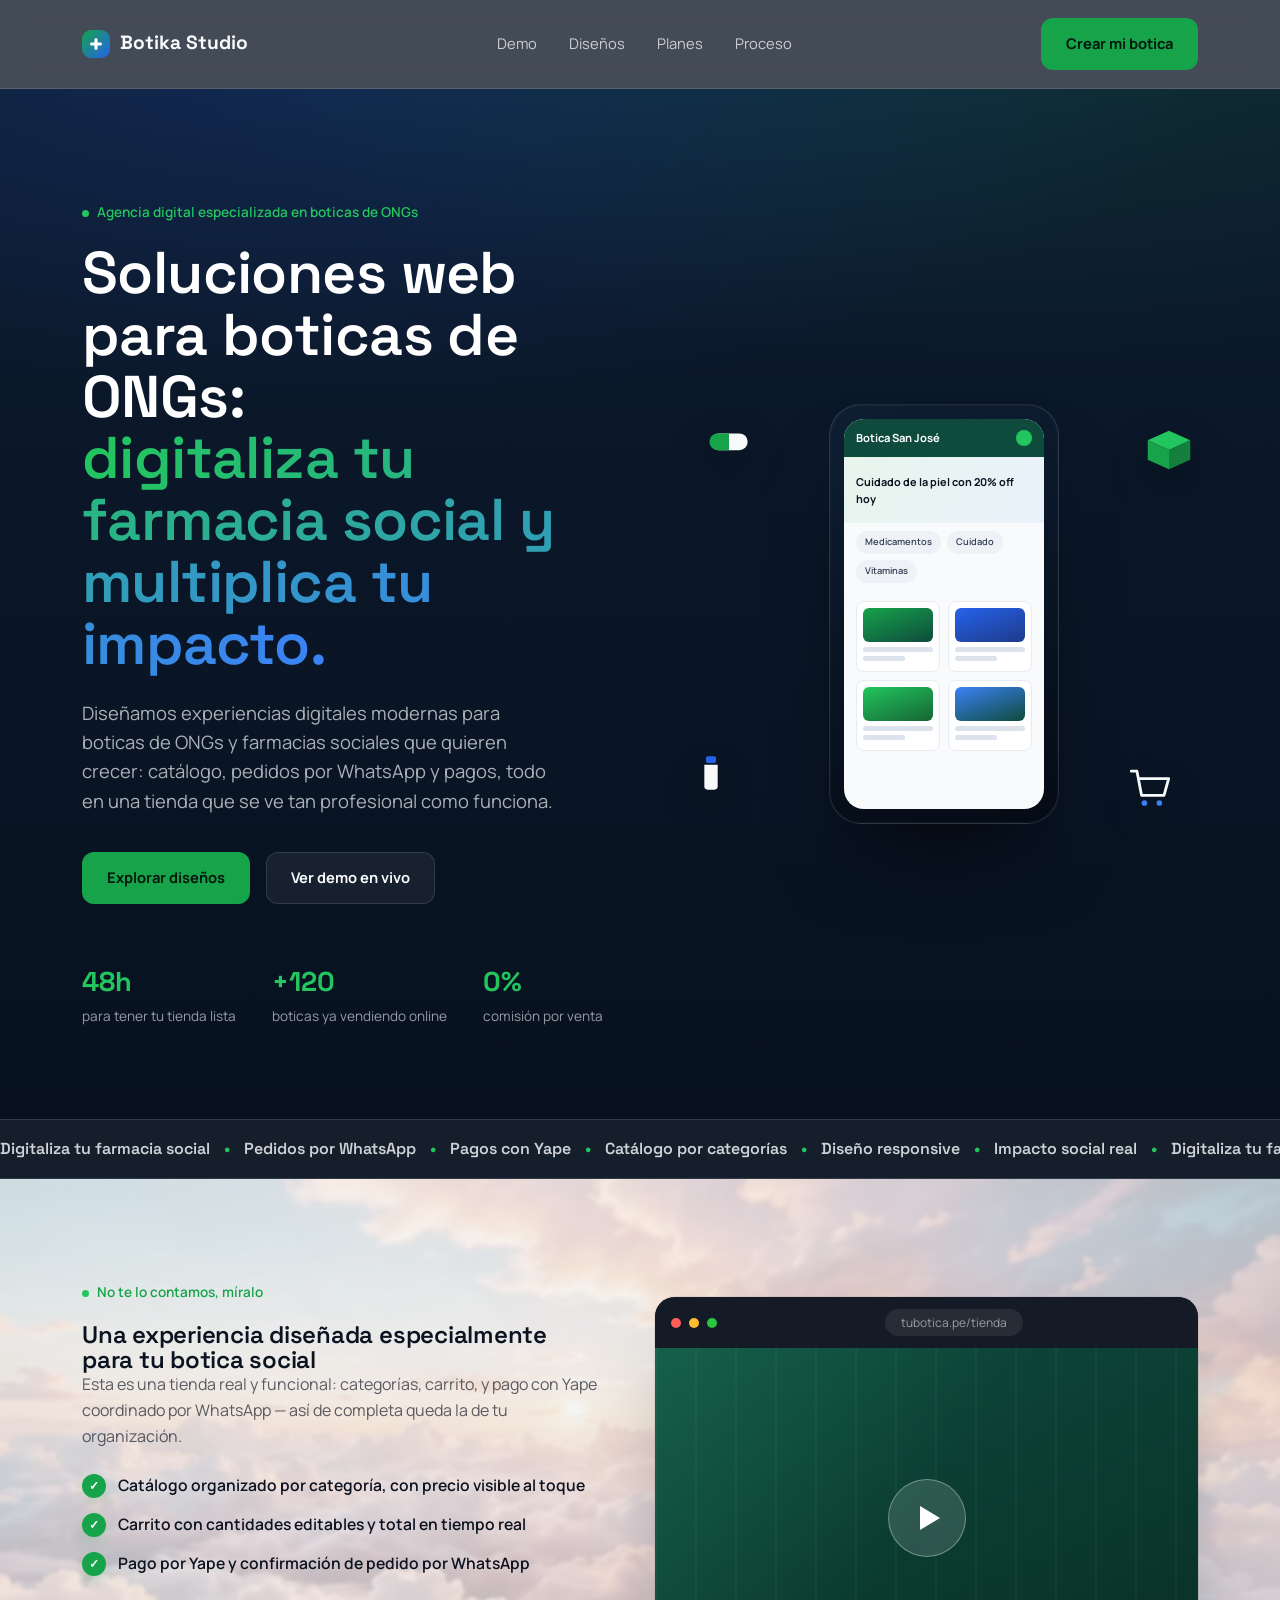
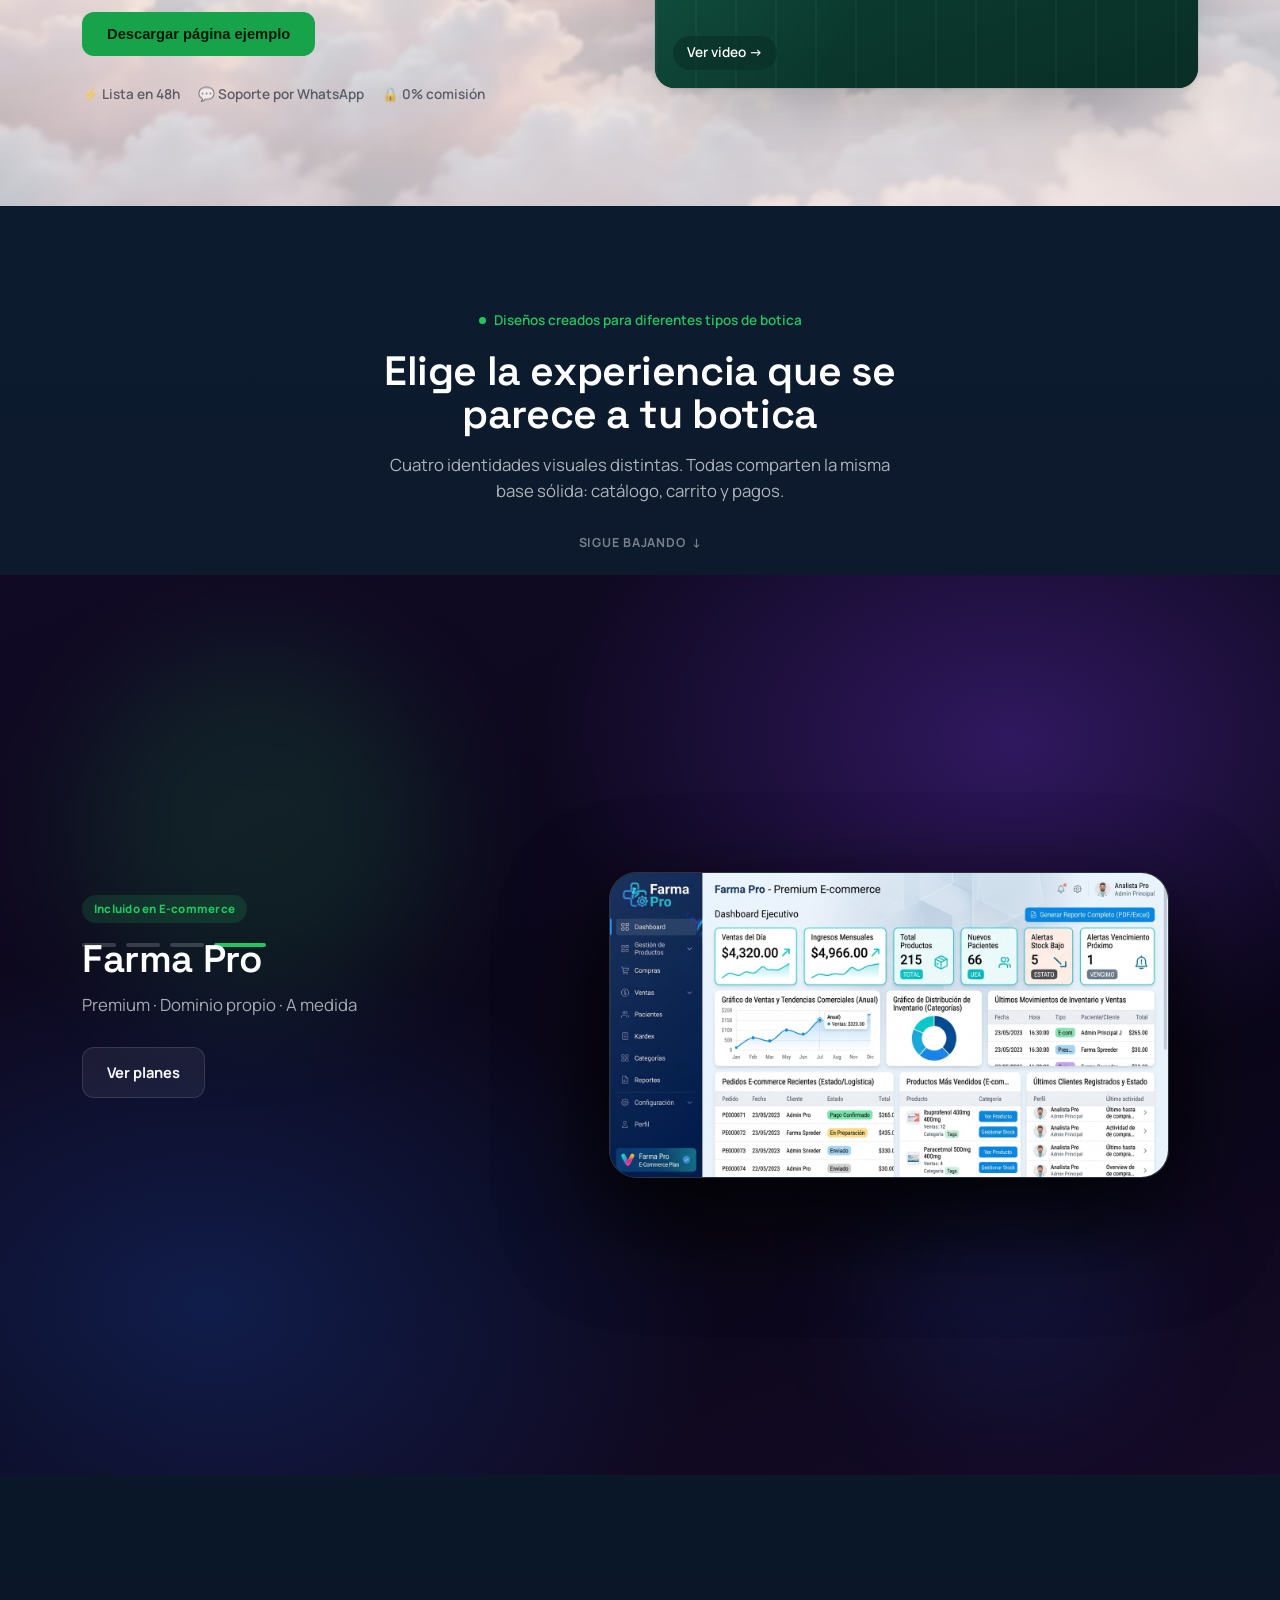
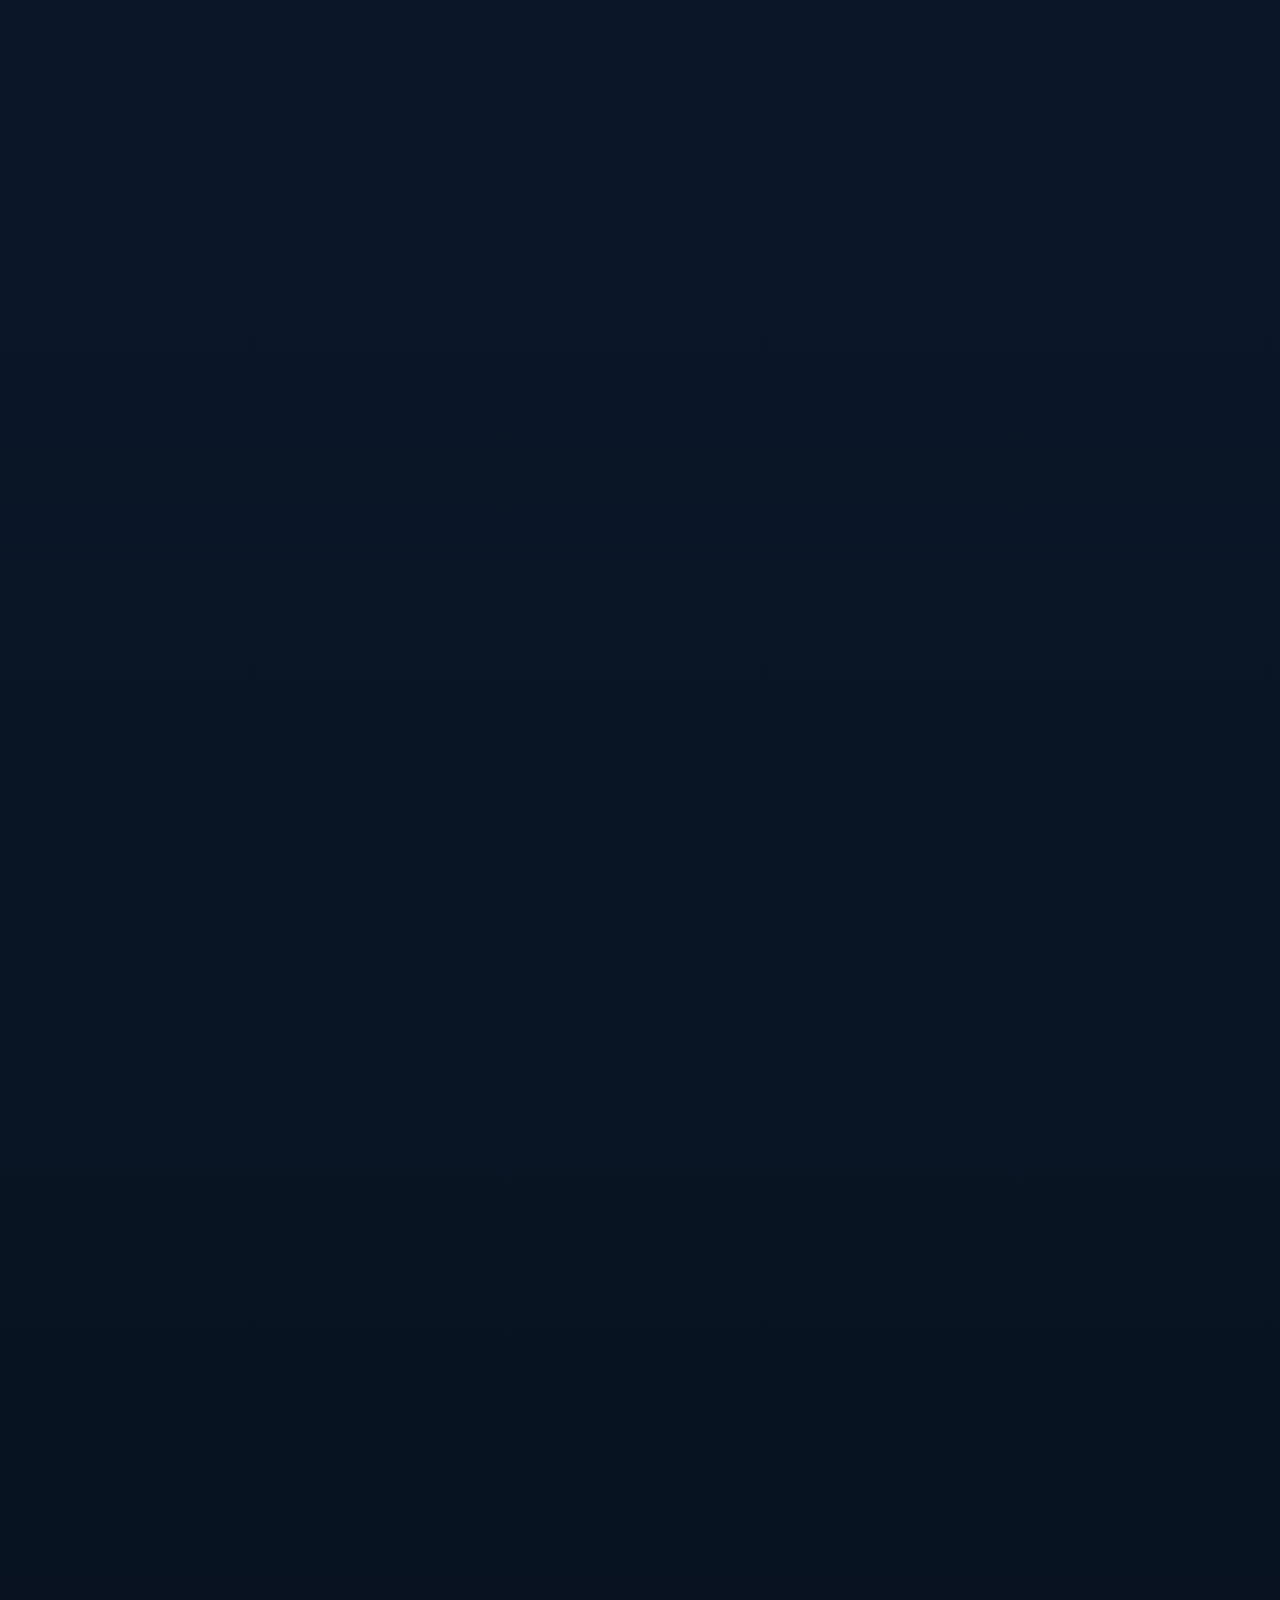
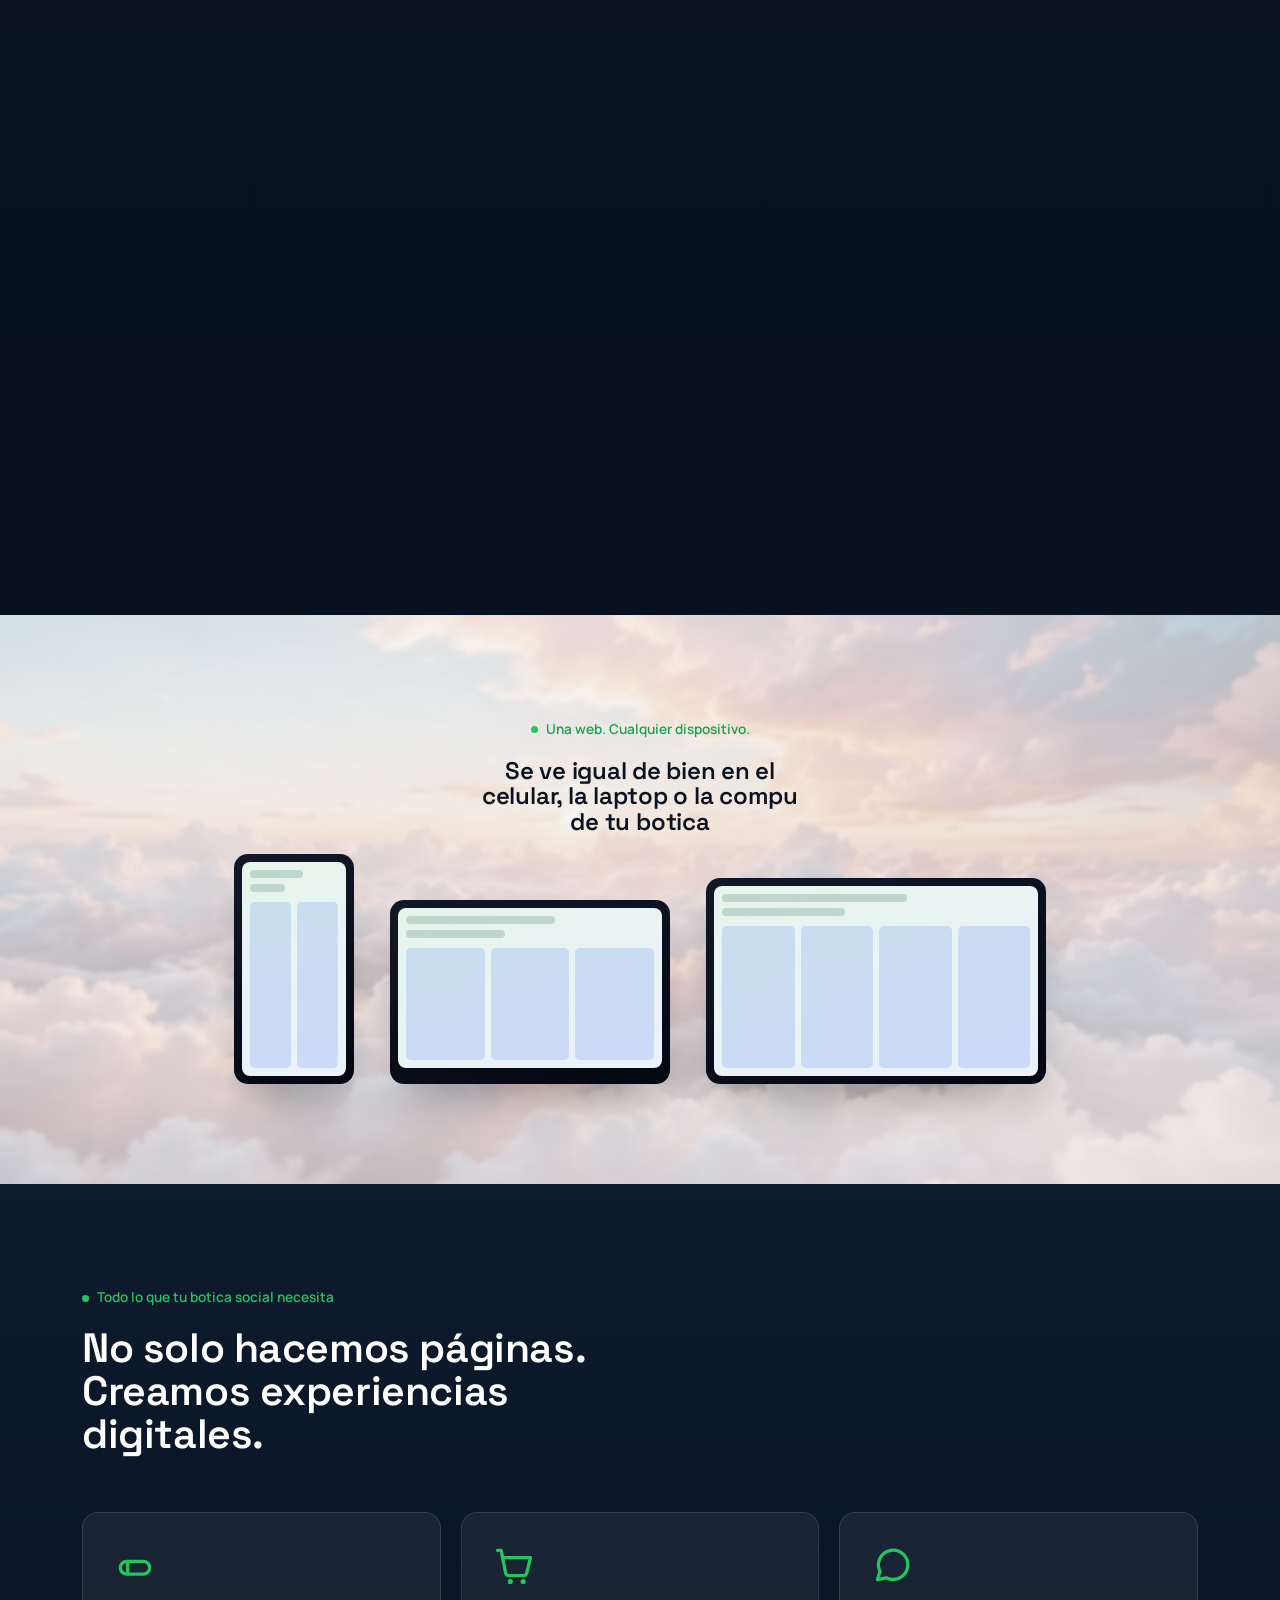
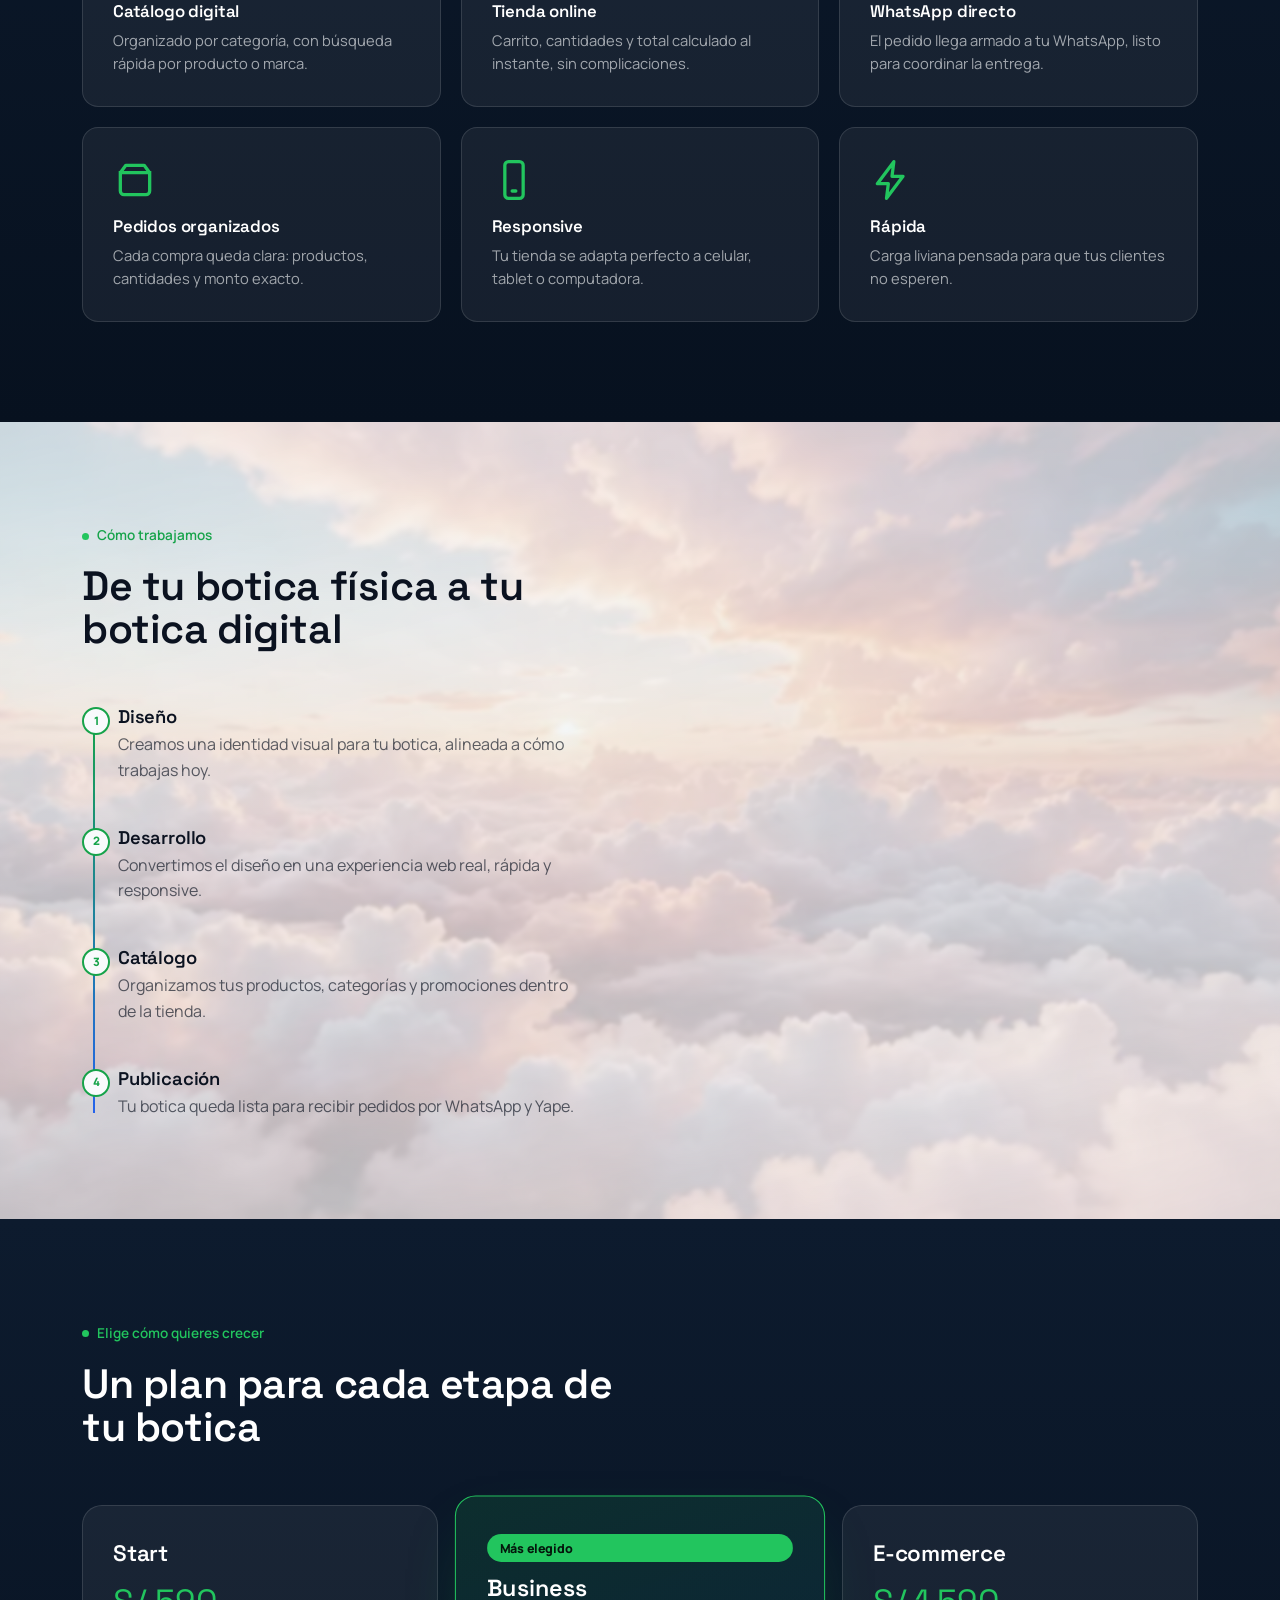
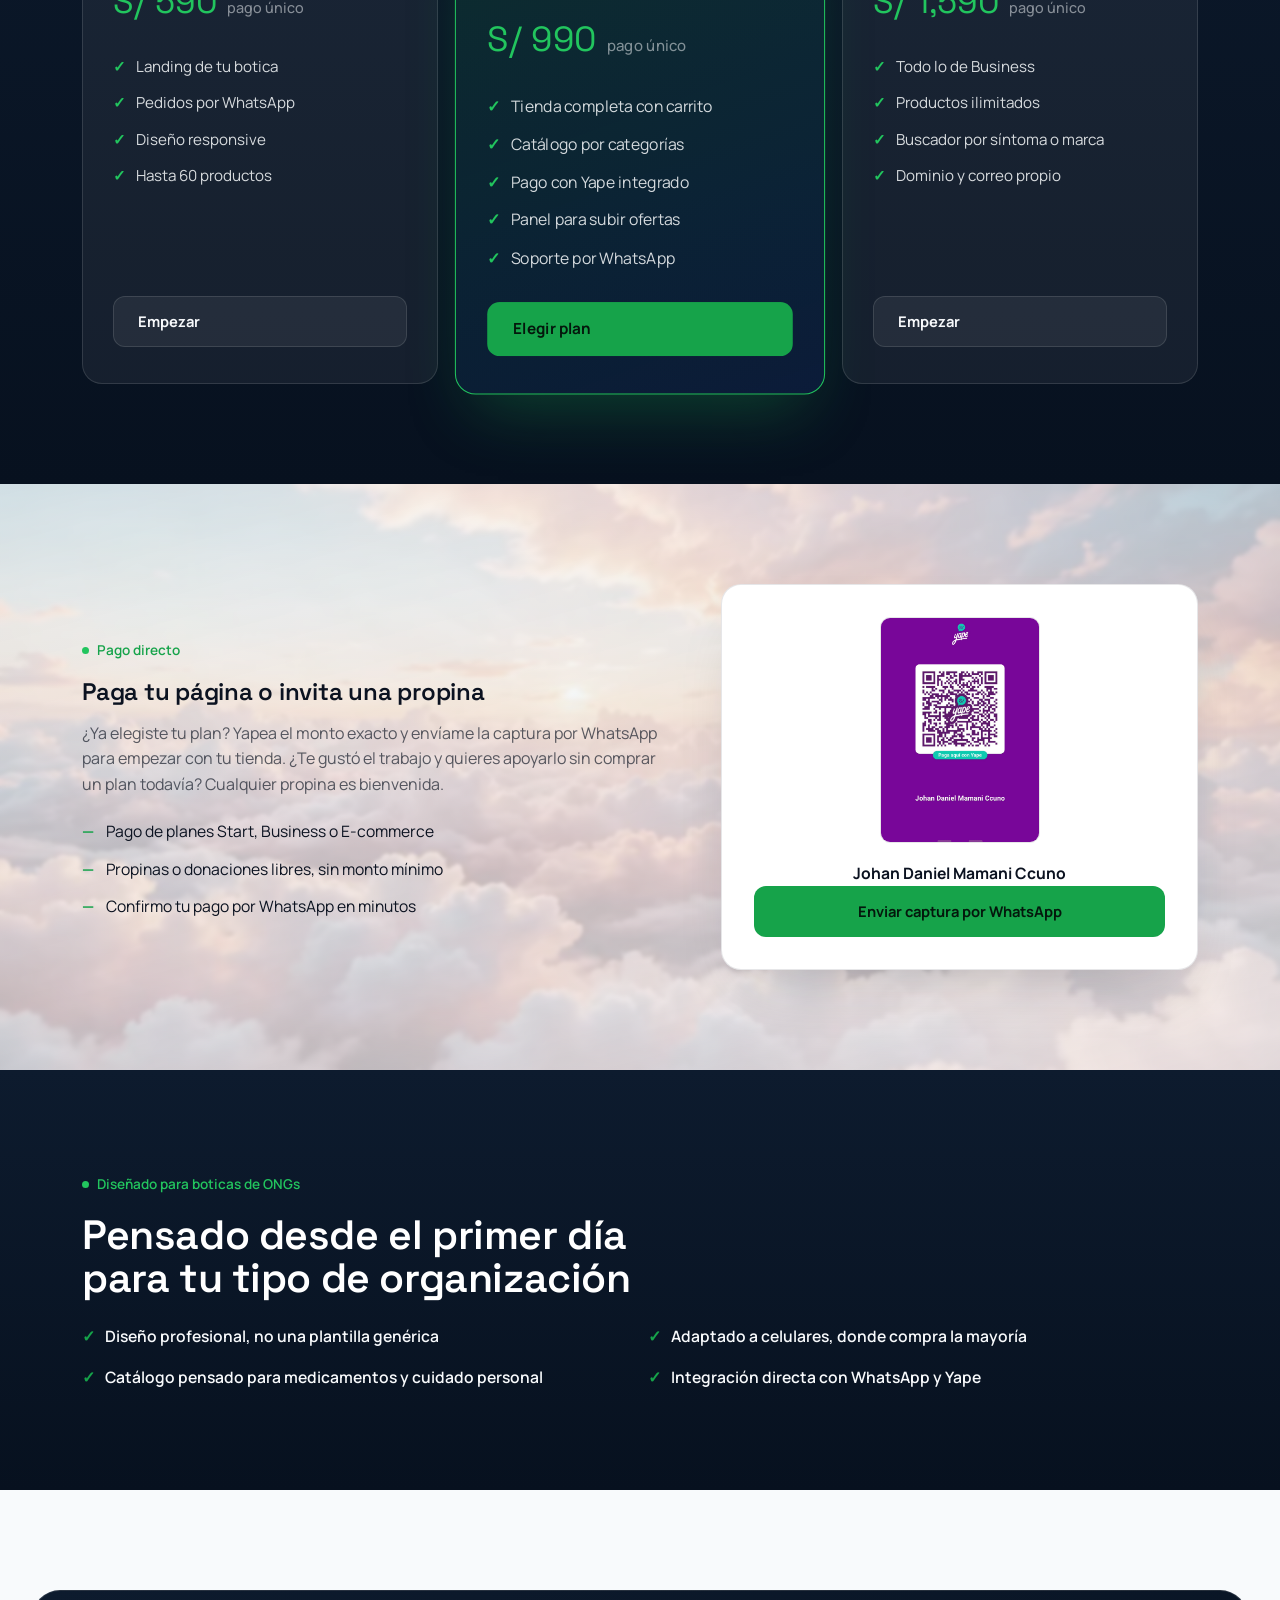
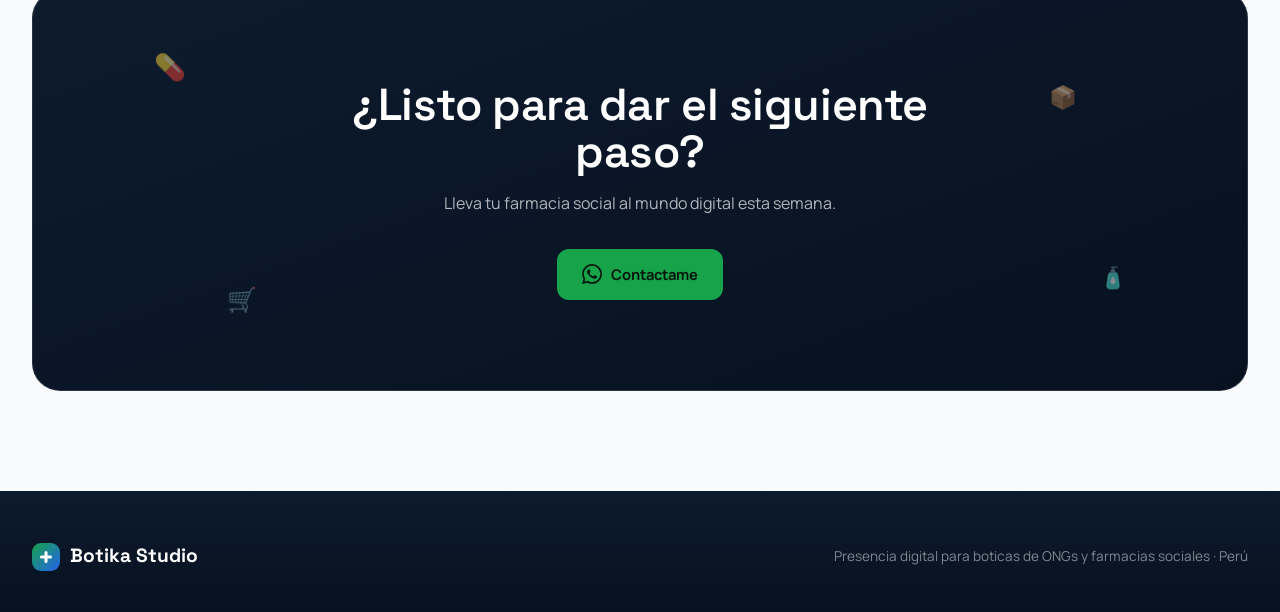
<file: index.html>
<!DOCTYPE html>
<html lang="es">
<head>
<meta charset="UTF-8">
<meta name="viewport" content="width=device-width, initial-scale=1.0">
<title>Botika Studio — Presencia digital para boticas de ONGs</title>
<link rel="preconnect" href="https://fonts.googleapis.com">
<link rel="preconnect" href="https://fonts.gstatic.com" crossorigin>
<link href="https://fonts.googleapis.com/css2?family=Space+Grotesk:wght@500;600;700&family=Manrope:wght@400;500;600;700;800&display=swap" rel="stylesheet">
<link rel="stylesheet" href="css/styles.css">
</head>
<body>


<header>
  <nav>
    <div class="logo"><span class="mark"></span> Botika Studio</div>
    <div class="navlinks">
      <a href="#demo">Demo</a>
      <a href="#disenos">Diseños</a>
      <a href="#planes">Planes</a>
      <a href="#proceso">Proceso</a>
    </div>
    <a href="#planes" class="btn btn-primary">Crear mi botica</a>
  </nav>
</header>

<section class="hero dark">
  <div class="wrap">
    <div>
      <span class="eyebrow">Agencia digital especializada en boticas de ONGs</span>
      <h1>Soluciones web para boticas de ONGs:<br><span class="accent">digitaliza tu farmacia social y multiplica tu impacto.</span></h1>
      <p class="lead muted">Diseñamos experiencias digitales modernas para boticas de ONGs y farmacias sociales que quieren crecer: catálogo, pedidos por WhatsApp y pagos, todo en una tienda que se ve tan profesional como funciona.</p>
      <div class="hero-cta">
        <a href="#disenos" class="btn btn-primary">Explorar diseños</a>
        <a href="demo.html" class="btn btn-ghost-dark">Ver demo en vivo</a>
      </div>
      <div class="hero-stats">
        <div><strong>48h</strong><span>para tener tu tienda lista</span></div>
        <div><strong>+120</strong><span>boticas ya vendiendo online</span></div>
        <div><strong>0%</strong><span>comisión por venta</span></div>
      </div>
    </div>

    <div class="scene" id="scene">
      <div class="float-icon fi-capsule">
        <svg viewBox="0 0 60 60" fill="none"><rect x="10" y="24" width="40" height="18" rx="9" fill="#F8FAFC"/><path d="M18 24h12v18H18a9 9 0 0 1 0-18Z" fill="#16A34A"/></svg>
      </div>
      <div class="float-icon fi-bottle">
        <svg viewBox="0 0 60 60" fill="none"><rect x="18" y="10" width="12" height="8" rx="2" fill="#2563EB"/><path d="M16 20h16v26a4 4 0 0 1-4 4H20a4 4 0 0 1-4-4V20Z" fill="#F8FAFC"/></svg>
      </div>
      <div class="float-icon fi-box">
        <svg viewBox="0 0 60 60" fill="none"><path d="M8 20 30 10l22 10-22 10L8 20Z" fill="#22C55E"/><path d="M8 20v20l22 10V30L8 20Z" fill="#16A34A"/><path d="M52 20v20L30 50V30l22-10Z" fill="#15803D"/></svg>
      </div>
      <div class="float-icon fi-cart">
        <svg viewBox="0 0 60 60" fill="none"><path d="M10 12h6l5 26h24l5-18H19" stroke="#F8FAFC" stroke-width="3" stroke-linecap="round" stroke-linejoin="round"/><circle cx="24" cy="46" r="3" fill="#3B82F6"/><circle cx="40" cy="46" r="3" fill="#3B82F6"/></svg>
      </div>

      <div class="phone-mock" id="phoneMock">
        <div class="phone-screen">
          <div class="phone-topbar"><span>Botica San José</span><span class="dot"></span></div>
          <div class="phone-banner">Cuidado de la piel con 20% off hoy</div>
          <div class="phone-cats"><span>Medicamentos</span><span>Cuidado</span><span>Vitaminas</span></div>
          <div class="phone-grid">
            <div class="phone-card"><div class="phone-thumb" style="background:linear-gradient(160deg,#16A34A,#0E4B3D)"></div><div class="pl"></div><div class="pl short"></div></div>
            <div class="phone-card"><div class="phone-thumb" style="background:linear-gradient(160deg,#2563EB,#1E3A8A)"></div><div class="pl"></div><div class="pl short"></div></div>
            <div class="phone-card"><div class="phone-thumb" style="background:linear-gradient(160deg,#22C55E,#166534)"></div><div class="pl"></div><div class="pl short"></div></div>
            <div class="phone-card"><div class="phone-thumb" style="background:linear-gradient(160deg,#3B82F6,#0E4B3D)"></div><div class="pl"></div><div class="pl short"></div></div>
          </div>
        </div>
      </div>
    </div>
  </div>
</section>

<div class="headline-marquee" aria-hidden="true">
  <div class="hm-track">
    <span>Digitaliza tu farmacia social</span><span class="hm-dot">•</span>
    <span>Pedidos por WhatsApp</span><span class="hm-dot">•</span>
    <span>Pagos con Yape</span><span class="hm-dot">•</span>
    <span>Catálogo por categorías</span><span class="hm-dot">•</span>
    <span>Diseño responsive</span><span class="hm-dot">•</span>
    <span>Impacto social real</span><span class="hm-dot">•</span>
    <span>Digitaliza tu farmacia social</span><span class="hm-dot">•</span>
    <span>Pedidos por WhatsApp</span><span class="hm-dot">•</span>
    <span>Pagos con Yape</span><span class="hm-dot">•</span>
    <span>Catálogo por categorías</span><span class="hm-dot">•</span>
    <span>Diseño responsive</span><span class="hm-dot">•</span>
    <span>Impacto social real</span><span class="hm-dot">•</span>
  </div>
</div>

<section class="live-demo light" id="demo">
  <div class="section-video-bg" aria-hidden="true">
    <video autoplay muted loop playsinline preload="auto">
      <source src="Video/fondo-sunset.webm" type="video/webm">
      <source src="Video/fondo-sunset.mp4" type="video/mp4">
    </video>
    <div class="svb-overlay"></div>
  </div>
  <div class="wrap">
    <div>
      <span class="eyebrow">No te lo contamos, míralo</span>
      <h2 class="serif">Una experiencia diseñada especialmente para tu botica social</h2>
      <p class="muted">Esta es una tienda real y funcional: categorías, carrito, y pago con Yape coordinado por WhatsApp — así de completa queda la de tu organización.</p>
      <ul class="demo-feature-list">
        <li><span class="dfl-icon">✓</span>Catálogo organizado por categoría, con precio visible al toque</li>
        <li><span class="dfl-icon">✓</span>Carrito con cantidades editables y total en tiempo real</li>
        <li><span class="dfl-icon">✓</span>Pago por Yape y confirmación de pedido por WhatsApp</li>
      </ul>
      <div class="hero-cta">
        <button type="button" class="btn btn-primary" id="openDownloadBtn">Descargar página ejemplo</button>
      </div>
      <div class="demo-trust-row">
        <span>⚡ Lista en 48h</span>
        <span>💬 Soporte por WhatsApp</span>
        <span>🔒 0% comisión</span>
      </div>
    </div>

    <div class="browser-mock">
      <div class="browser-bar">
        <span class="bb-dot bb-red"></span><span class="bb-dot bb-yellow"></span><span class="bb-dot bb-green"></span>
        <span class="bb-url">tubotica.pe/tienda</span>
      </div>
      <button type="button" class="video-frame" id="openVideoBtn" aria-label="Ver video">
        <div class="vf-inner"></div>
        <div class="play-btn"></div>
        <span class="vf-caption">Ver video →</span>
      </button>
    </div>
  </div>
</section>

<dialog class="video-modal" id="videoModal" aria-labelledby="videoModalTitle">
  <div class="video-modal-content">
    <div class="video-modal-header">
      <h2 id="videoModalTitle">Video de Botika Studio</h2>
      <button type="button" class="video-modal-close" id="closeVideoBtn" aria-label="Cerrar video">&times;</button>
    </div>
    <div class="video-embed">
      <video id="videoFrame" controls playsinline preload="metadata" title="Video de Botika Studio">
        Tu navegador no puede reproducir este video.
      </video>
    </div>
  </div>
</dialog>

<dialog class="video-modal" id="downloadModal" aria-labelledby="downloadModalTitle">
  <div class="video-modal-content download-modal-content">
    <div class="video-modal-header">
      <h2 id="downloadModalTitle">Descargar página ejemplo</h2>
      <button type="button" class="video-modal-close" id="closeDownloadBtn" aria-label="Cerrar">&times;</button>
    </div>
    <form id="downloadForm" class="download-form">
      <p class="muted download-help">Ingresa la contraseña para descargar los archivos del proyecto y la guía de instalación.</p>
      <label for="downloadPassword">Contraseña</label>
      <input type="password" id="downloadPassword" name="downloadPassword" autocomplete="off" required>
      <p class="download-error" id="downloadError" role="alert" hidden>Contraseña incorrecta. Inténtalo de nuevo.</p>
      <button type="submit" class="btn btn-primary download-submit">Descargar</button>
    </form>
  </div>
</dialog>

<section class="showcase dark" id="disenos">
  <div class="wrap showcase-head">
    <span class="eyebrow">Diseños creados para diferentes tipos de botica</span>
    <h2>Elige la experiencia que se parece a tu botica</h2>
    <p class="muted">Cuatro identidades visuales distintas. Todas comparten la misma base sólida: catálogo, carrito y pagos.</p>
    <span class="showcase-scroll-hint">Sigue bajando <span class="ssh-arrow">↓</span></span>
  </div>

  <div class="showcase-track" id="showcaseTrack" style="--scenes:4;">
    <div class="showcase-sticky">

      <div class="background-scene" id="backgroundScene" aria-hidden="true">
        <div class="bg-layer active" data-bg="farmaone"></div>
        <div class="bg-layer" data-bg="farmaplus"></div>
        <div class="bg-layer" data-bg="farmashop"></div>
        <div class="bg-layer" data-bg="farmapro"></div>
        <span class="scene-shape shape-a" data-depth="0.3"></span>
        <span class="scene-shape shape-b" data-depth="1.5"></span>
        <span class="scene-shape shape-c" data-depth="0.6"></span>
      </div>

      <div class="wrap showcase-stage-wrap">
        <div class="product-info" id="productInfo">
          <div class="product-info-item active" data-index="0">
            <span class="pi-tag">Demo disponible</span>
            <h3>Farma One</h3>
            <p class="pi-style">Minimalista · Moderna · Elegante</p>
            <a href="demo.html" class="btn btn-ghost-dark">Ver experiencia</a>
          </div>
          <div class="product-info-item" data-index="1">
            <span class="pi-tag">Incluido en Business</span>
            <h3>Farma Plus</h3>
            <p class="pi-style">Corporativa · Confiable · Clínica</p>
            <a href="#planes" class="btn btn-ghost-dark">Ver planes</a>
          </div>
          <div class="product-info-item" data-index="2">
            <span class="pi-tag">Incluido en Business</span>
            <h3>Farma Shop</h3>
            <p class="pi-style">Vibrante · Enfocada en ofertas</p>
            <a href="#planes" class="btn btn-ghost-dark">Ver planes</a>
          </div>
          <div class="product-info-item" data-index="3">
            <span class="pi-tag">Incluido en E-commerce</span>
            <h3>Farma Pro</h3>
            <p class="pi-style">Premium · Dominio propio · A medida</p>
            <a href="#planes" class="btn btn-ghost-dark">Ver planes</a>
          </div>

          <div class="showcase-progress" id="showcaseProgress">
            <button type="button" class="sp-dot active" data-goto="0" aria-label="Ver Farma One"></button>
            <button type="button" class="sp-dot" data-goto="1" aria-label="Ver Farma Plus"></button>
            <button type="button" class="sp-dot" data-goto="2" aria-label="Ver Farma Shop"></button>
            <button type="button" class="sp-dot" data-goto="3" aria-label="Ver Farma Pro"></button>
          </div>
        </div>

        <div class="dashboard-stage" id="dashboardStage">
          <div class="dashboard-card active" data-index="0">
            <div class="dc-float"><div class="dc-tilt"><div class="dc-frame">
              <img src="Foto/Farmaone.jpg" alt="Diseño Farma One" loading="lazy">
            </div></div></div>
          </div>
          <div class="dashboard-card" data-index="1">
            <div class="dc-float"><div class="dc-tilt"><div class="dc-frame">
              <img src="Foto/Farmaplus.jpg" alt="Diseño Farma Plus" loading="lazy">
            </div></div></div>
          </div>
          <div class="dashboard-card" data-index="2">
            <div class="dc-float"><div class="dc-tilt"><div class="dc-frame">
              <img src="Foto/Farmashop.jpg" alt="Diseño Farma Shop" loading="lazy">
            </div></div></div>
          </div>
          <div class="dashboard-card" data-index="3">
            <div class="dc-float"><div class="dc-tilt"><div class="dc-frame">
              <img src="Foto/Farmapro.jpg" alt="Diseño Farma Pro" loading="lazy">
            </div></div></div>
          </div>
        </div>
      </div>

    </div>
  </div>
</section>

<section class="light">
  <div class="section-video-bg" aria-hidden="true">
    <video autoplay muted loop playsinline preload="auto">
      <source src="Video/fondo-sunset.webm" type="video/webm">
      <source src="Video/fondo-sunset.mp4" type="video/mp4">
    </video>
    <div class="svb-overlay"></div>
  </div>
  <div class="wrap" style="text-align:center;">
    <span class="eyebrow" style="justify-content:center;">Una web. Cualquier dispositivo.</span>
    <h2 class="serif" style="max-width:20ch; margin:0 auto;">Se ve igual de bien en el celular, la laptop o la compu de tu botica</h2>
    <div class="devices-row">
      <div class="device d-phone"><div class="d-screen"><div class="d-screen-content"><div class="row w60"></div><div class="row w40"></div><div class="blocks"><div></div><div></div></div></div></div></div>
      <div class="device d-laptop"><div class="d-screen"><div class="d-screen-content"><div class="row w60"></div><div class="row w40"></div><div class="blocks"><div></div><div></div><div></div></div></div></div></div>
      <div class="device d-desktop"><div class="d-screen"><div class="d-screen-content"><div class="row w60"></div><div class="row w40"></div><div class="blocks"><div></div><div></div><div></div><div></div></div></div></div></div>
    </div>
  </div>
</section>

<section class="dark">
  <div class="wrap">
    <div class="section-head">
      <span class="eyebrow">Todo lo que tu botica social necesita</span>
      <h2>No solo hacemos páginas. Creamos experiencias digitales.</h2>
    </div>
    <div class="benefit-grid">
      <div class="benefit-card">
        <svg class="benefit-icon" viewBox="0 0 24 24" fill="none"><rect x="4" y="10" width="16" height="7" rx="3.5" stroke="currentColor" stroke-width="1.8"/><path d="M8 10v7" stroke="currentColor" stroke-width="1.8"/></svg>
        <h3>Catálogo digital</h3>
        <p>Organizado por categoría, con búsqueda rápida por producto o marca.</p>
      </div>
      <div class="benefit-card">
        <svg class="benefit-icon" viewBox="0 0 24 24" fill="none"><path d="M3 4h2l2.4 12.2a2 2 0 0 0 2 1.6h7.6a2 2 0 0 0 2-1.6L21 8H6" stroke="currentColor" stroke-width="1.8" stroke-linecap="round" stroke-linejoin="round"/><circle cx="10" cy="21" r="1.4" fill="currentColor"/><circle cx="17" cy="21" r="1.4" fill="currentColor"/></svg>
        <h3>Tienda online</h3>
        <p>Carrito, cantidades y total calculado al instante, sin complicaciones.</p>
      </div>
      <div class="benefit-card">
        <svg class="benefit-icon" viewBox="0 0 24 24" fill="none"><path d="M4 20l1.5-4.5A8 8 0 1 1 9 19L4 20Z" stroke="currentColor" stroke-width="1.8" stroke-linejoin="round"/></svg>
        <h3>WhatsApp directo</h3>
        <p>El pedido llega armado a tu WhatsApp, listo para coordinar la entrega.</p>
      </div>
      <div class="benefit-card">
        <svg class="benefit-icon" viewBox="0 0 24 24" fill="none"><path d="M4 8h16v10a2 2 0 0 1-2 2H6a2 2 0 0 1-2-2V8Z" stroke="currentColor" stroke-width="1.8"/><path d="M4 8l3-4h10l3 4" stroke="currentColor" stroke-width="1.8" stroke-linejoin="round"/></svg>
        <h3>Pedidos organizados</h3>
        <p>Cada compra queda clara: productos, cantidades y monto exacto.</p>
      </div>
      <div class="benefit-card">
        <svg class="benefit-icon" viewBox="0 0 24 24" fill="none"><rect x="7" y="2" width="10" height="20" rx="2" stroke="currentColor" stroke-width="1.8"/><path d="M11 18h2" stroke="currentColor" stroke-width="1.8" stroke-linecap="round"/></svg>
        <h3>Responsive</h3>
        <p>Tu tienda se adapta perfecto a celular, tablet o computadora.</p>
      </div>
      <div class="benefit-card">
        <svg class="benefit-icon" viewBox="0 0 24 24" fill="none"><path d="M13 2 4 14h6l-1 8 9-12h-6l1-8Z" stroke="currentColor" stroke-width="1.8" stroke-linejoin="round"/></svg>
        <h3>Rápida</h3>
        <p>Carga liviana pensada para que tus clientes no esperen.</p>
      </div>
    </div>
  </div>
</section>

<section class="light" id="proceso">
  <div class="section-video-bg" aria-hidden="true">
    <video autoplay muted loop playsinline preload="auto">
      <source src="Video/fondo-sunset.webm" type="video/webm">
      <source src="Video/fondo-sunset.mp4" type="video/mp4">
    </video>
    <div class="svb-overlay"></div>
  </div>
  <div class="wrap">
    <div class="section-head">
      <span class="eyebrow">Cómo trabajamos</span>
      <h2 class="serif">De tu botica física a tu botica digital</h2>
    </div>
    <div class="process-list">
      <div class="process-step" data-step="1">
        <h3>Diseño</h3>
        <p class="muted">Creamos una identidad visual para tu botica, alineada a cómo trabajas hoy.</p>
      </div>
      <div class="process-step" data-step="2">
        <h3>Desarrollo</h3>
        <p class="muted">Convertimos el diseño en una experiencia web real, rápida y responsive.</p>
      </div>
      <div class="process-step" data-step="3">
        <h3>Catálogo</h3>
        <p class="muted">Organizamos tus productos, categorías y promociones dentro de la tienda.</p>
      </div>
      <div class="process-step" data-step="4">
        <h3>Publicación</h3>
        <p class="muted">Tu botica queda lista para recibir pedidos por WhatsApp y Yape.</p>
      </div>
    </div>
  </div>
</section>

<section class="dark" id="planes">
  <div class="wrap">
    <div class="section-head">
      <span class="eyebrow">Elige cómo quieres crecer</span>
      <h2>Un plan para cada etapa de tu botica</h2>
    </div>
    <div class="plans-grid">
      <div class="plan">
        <h3>Start</h3>
        <div class="price">S/ 590 <span>pago único</span></div>
        <ul>
          <li>Landing de tu botica</li>
          <li>Pedidos por WhatsApp</li>
          <li>Diseño responsive</li>
          <li>Hasta 60 productos</li>
        </ul>
        <a href="#pagar" class="btn btn-ghost-dark">Empezar</a>
      </div>
      <div class="plan featured">
        <span class="tag">Más elegido</span>
        <h3>Business</h3>
        <div class="price">S/ 990 <span>pago único</span></div>
        <ul>
          <li>Tienda completa con carrito</li>
          <li>Catálogo por categorías</li>
          <li>Pago con Yape integrado</li>
          <li>Panel para subir ofertas</li>
          <li>Soporte por WhatsApp</li>
        </ul>
        <a href="#pagar" class="btn btn-primary">Elegir plan</a>
      </div>
      <div class="plan">
        <h3>E-commerce</h3>
        <div class="price">S/ 1,590 <span>pago único</span></div>
        <ul>
          <li>Todo lo de Business</li>
          <li>Productos ilimitados</li>
          <li>Buscador por síntoma o marca</li>
          <li>Dominio y correo propio</li>
        </ul>
        <a href="#pagar" class="btn btn-ghost-dark">Empezar</a>
      </div>
    </div>
  </div>
</section>

<section class="light" id="pagar">
  <div class="section-video-bg" aria-hidden="true">
    <video autoplay muted loop playsinline preload="auto">
      <source src="Video/fondo-sunset.webm" type="video/webm">
      <source src="Video/fondo-sunset.mp4" type="video/mp4">
    </video>
    <div class="svb-overlay"></div>
  </div>
  <div class="wrap pay-grid">
    <div class="pay-copy">
      <span class="eyebrow">Pago directo</span>
      <h2 class="serif">Paga tu página o invita una propina</h2>
      <p class="muted">¿Ya elegiste tu plan? Yapea el monto exacto y envíame la captura por WhatsApp para empezar con tu tienda. ¿Te gustó el trabajo y quieres apoyarlo sin comprar un plan todavía? Cualquier propina es bienvenida.</p>
      <ul class="demo-copy-list">
        <li>Pago de planes Start, Business o E-commerce</li>
        <li>Propinas o donaciones libres, sin monto mínimo</li>
        <li>Confirmo tu pago por WhatsApp en minutos</li>
      </ul>
    </div>
    <div class="pay-qr-card">
      <img src="Foto/yape-qr.jpeg" class="fake-qr" tabindex="0" alt="Código QR de Yape de Johan Daniel Mamani Ccuno">
      <p class="pay-name">Johan Daniel Mamani Ccuno</p>
      <a href="https://wa.me/51934420700?text=Hola%2C%20acabo%20de%20yapear%20por%20mi%20p%C3%A1gina%20web%2C%20adjunto%20la%20captura." target="_blank" rel="noopener" class="btn btn-primary btn-full">Enviar captura por WhatsApp</a>
    </div>
  </div>
</section>

<section class="dark">
  <div class="wrap">
    <div class="section-head" style="margin-bottom:0;">
      <span class="eyebrow">Diseñado para boticas de ONGs</span>
      <h2>Pensado desde el primer día para tu tipo de organización</h2>
    </div>
    <ul class="trust-list">
      <li>Diseño profesional, no una plantilla genérica</li>
      <li>Adaptado a celulares, donde compra la mayoría</li>
      <li>Catálogo pensado para medicamentos y cuidado personal</li>
      <li>Integración directa con WhatsApp y Yape</li>
    </ul>
  </div>
</section>

<section>
  <div class="cta-final">
    <div class="cta-particles">
      <span style="top:14%; left:10%; font-size:1.6rem; animation-delay:0s;">💊</span>
      <span style="top:22%; right:14%; font-size:1.4rem; animation-delay:1.2s;">📦</span>
      <span style="bottom:18%; left:16%; font-size:1.5rem; animation-delay:2.1s;">🛒</span>
      <span style="bottom:24%; right:10%; font-size:1.3rem; animation-delay:0.6s;">🧴</span>
    </div>
    <h2>¿Listo para dar el siguiente paso?</h2>
    <p>Lleva tu farmacia social al mundo digital esta semana.</p>
    <div class="hero-cta">
      <a href="https://wa.me/51934420700" target="_blank" rel="noopener" class="btn btn-primary whatsapp-btn">
        <svg class="whatsapp-icon" viewBox="0 0 24 24" aria-hidden="true">
          <path d="M20.5 3.5A11.8 11.8 0 0 0 12.08 0C5.52 0 .18 5.33.18 11.9c0 2.1.55 4.15 1.6 5.96L.08 24l6.28-1.65a11.9 11.9 0 0 0 5.72 1.46h.01c6.55 0 11.9-5.33 11.9-11.9 0-3.18-1.24-6.16-3.49-8.41ZM12.09 21.8h-.01a9.88 9.88 0 0 1-5.04-1.38l-.36-.21-3.73.98 1-3.64-.23-.37a9.9 9.9 0 1 1 8.37 4.62Zm5.43-7.43c-.3-.15-1.78-.88-2.05-.98-.27-.1-.47-.15-.67.15-.2.3-.77.98-.94 1.18-.17.2-.35.22-.65.07-.3-.15-1.25-.46-2.38-1.46-.88-.78-1.47-1.75-1.64-2.05-.17-.3-.02-.46.13-.61.14-.14.3-.35.45-.52.15-.17.2-.3.3-.5.1-.2.05-.37-.02-.52-.07-.15-.67-1.61-.92-2.2-.24-.58-.49-.5-.67-.51h-.57c-.2 0-.52.07-.79.37-.27.3-1.04 1.01-1.04 2.47s1.06 2.87 1.2 3.07c.15.2 2.08 3.18 5.04 4.46.7.3 1.25.49 1.68.62.71.23 1.36.2 1.87.12.57-.09 1.78-.73 2.03-1.43.25-.7.25-1.3.17-1.43-.07-.12-.27-.2-.57-.35Z" fill="currentColor"/>
        </svg>
        Contactame
      </a>
    </div>
  </div>
</section>

<footer class="dark">
  <div class="logo"><span class="mark"></span> Botika Studio</div>
  <div class="fnote">Presencia digital para boticas de ONGs y farmacias sociales · Perú</div>
</footer>

<script src="js/main.js"></script>

</body>
</html>
</file>
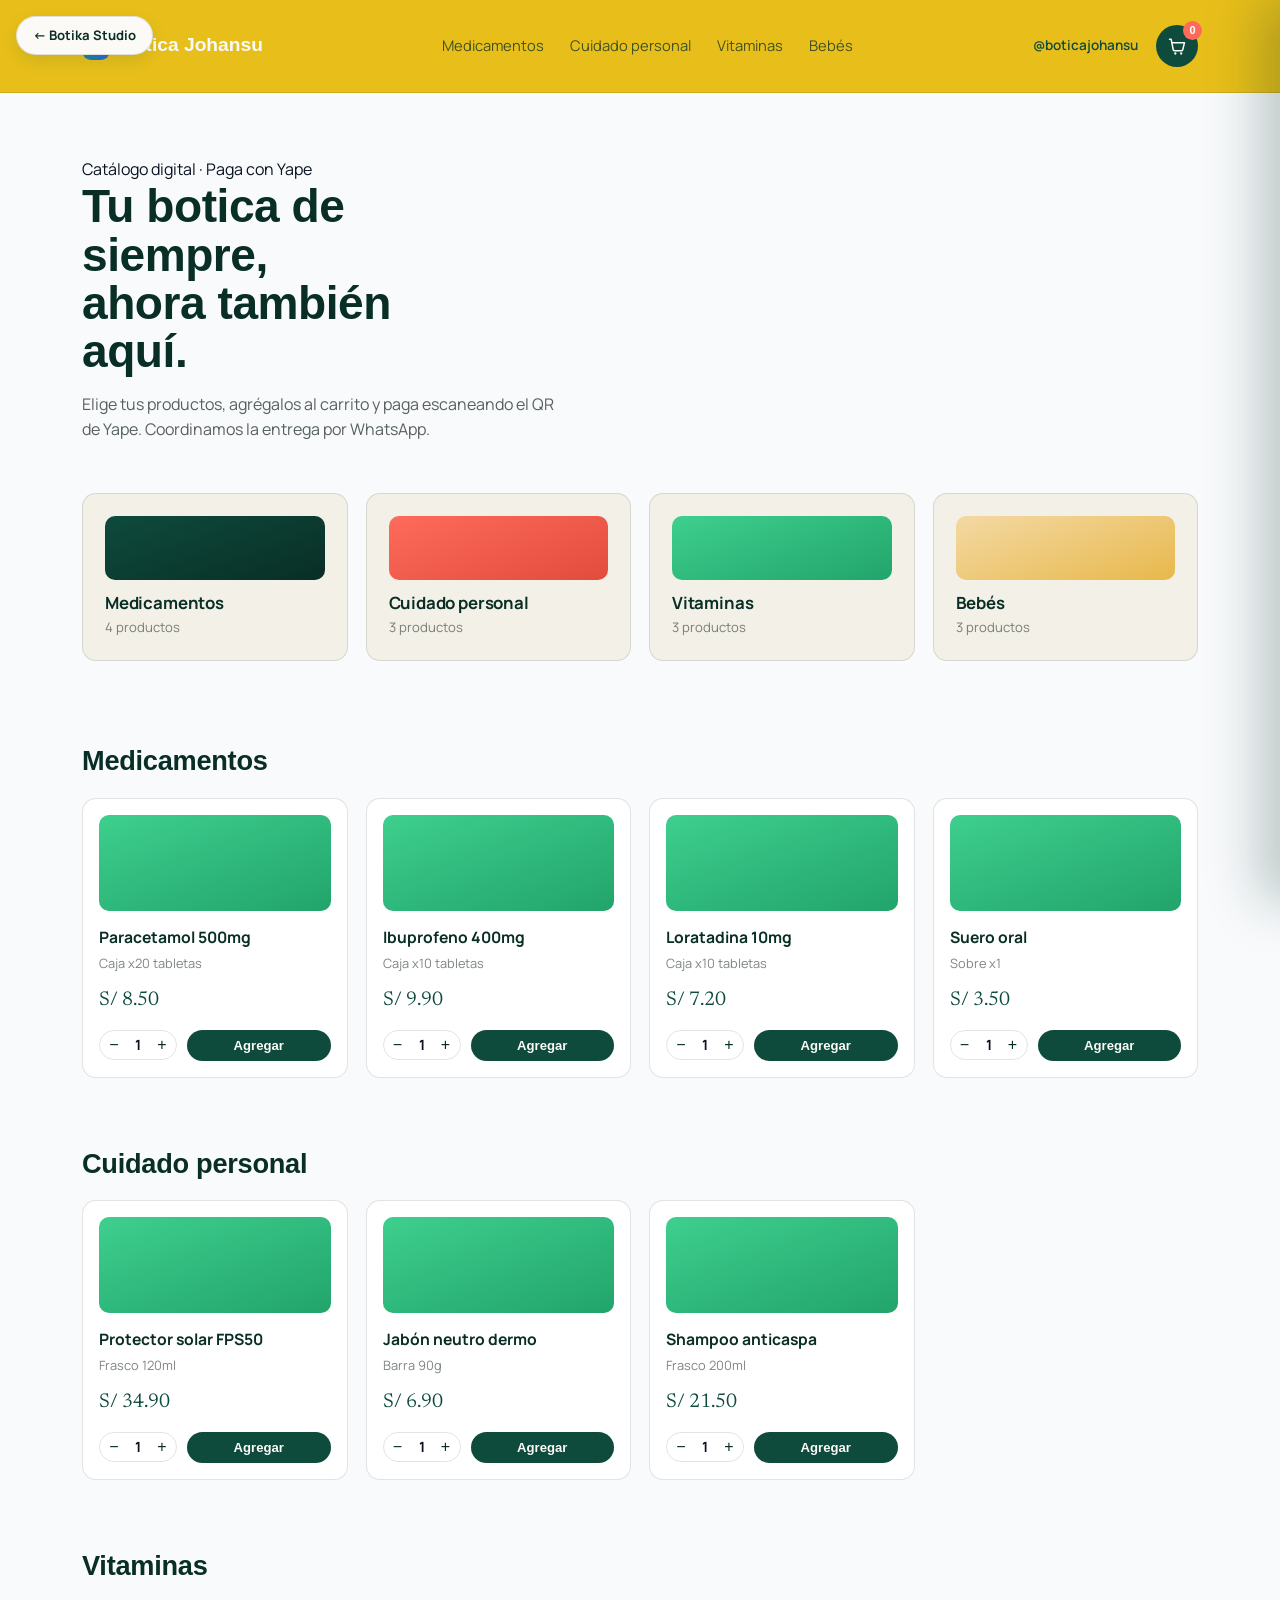
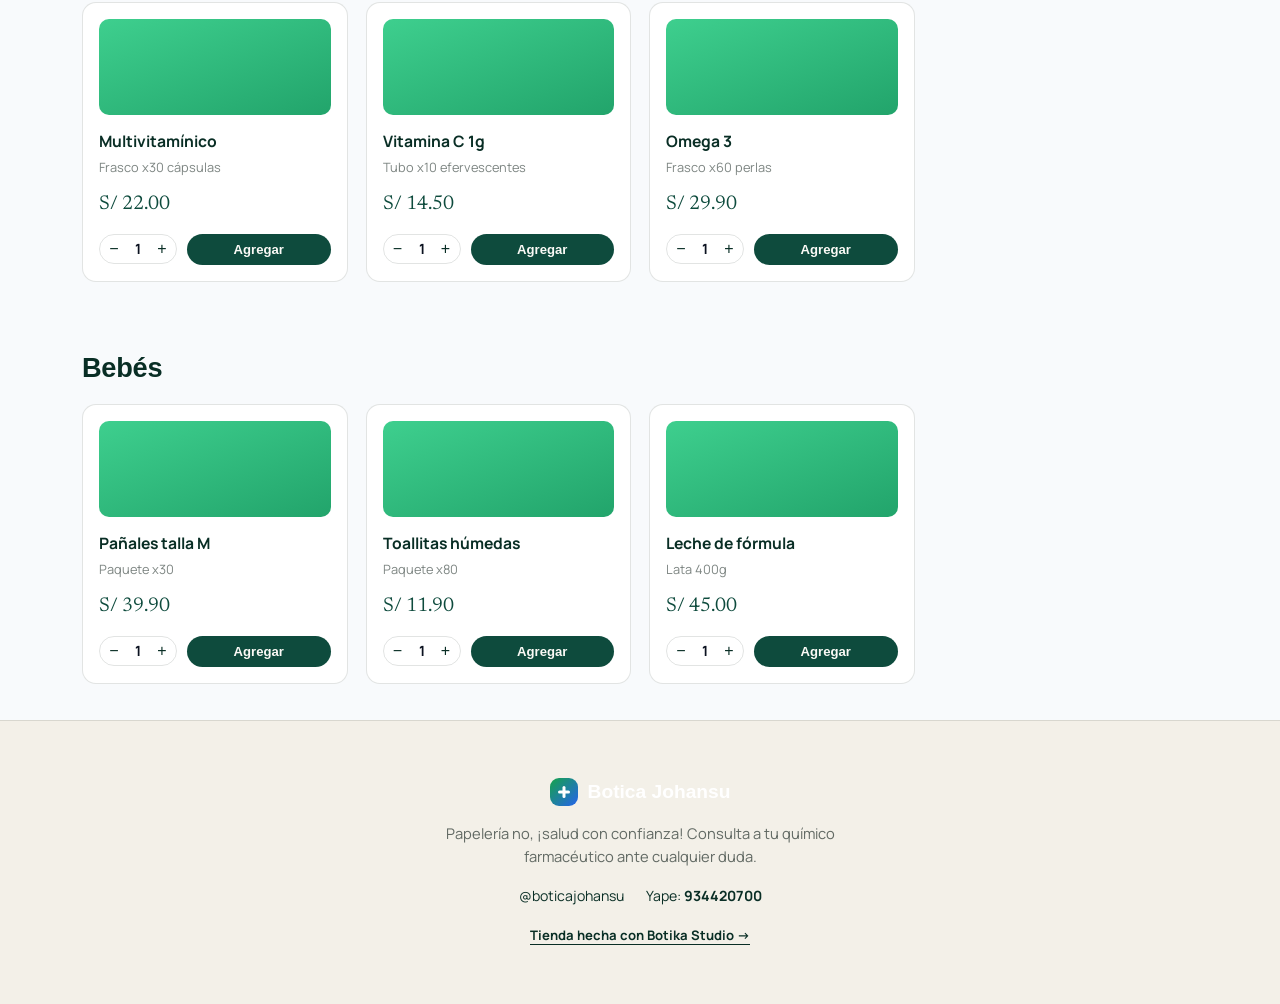
<file: demo.html>
<!DOCTYPE html>
<html lang="es">
<head>
<meta charset="UTF-8">
<meta name="viewport" content="width=device-width, initial-scale=1.0">
<title>Botica Johansu  · Catálogo & Tienda</title>
<meta name="description" content="Botica Johansu  — medicamentos, cuidado personal, vitaminas y bebés. Compra fácil, paga con Yape.">
<link rel="preconnect" href="https://fonts.googleapis.com">
<link rel="preconnect" href="https://fonts.gstatic.com" crossorigin>
<link href="https://fonts.googleapis.com/css2?family=Newsreader:ital,wght@0,400;0,500;0,600;1,400;1,500&family=Manrope:wght@400;500;600;700;800&display=swap" rel="stylesheet">
<link rel="stylesheet" href="css/styles.css">
<link rel="stylesheet" href="css/demo.css">
</head>
<body class="store-body">

<a class="back-link" href="index.html">← Botika Studio</a>

<header class="store-shell-header">
  <div class="wrap store-header-inner">
    <div class="logo"><span class="mark"></span> Botica Johansu </div>
    <nav class="store-catnav">
      <a href="#cat-medicamentos">Medicamentos</a>
      <a href="#cat-cuidado">Cuidado personal</a>
      <a href="#cat-vitaminas">Vitaminas</a>
      <a href="#cat-bebes">Bebés</a>
    </nav>
    <div class="store-header-actions">
      <a href="https://www.instagram.com/eark_mn" target="_blank" rel="noopener" class="ig-link">@boticajohansu</a>
      <button class="cart-btn" id="cartOpenBtn" aria-label="Abrir carrito">
        <svg width="20" height="20" viewBox="0 0 24 24" fill="none"><path d="M3 4h2l2.4 12.2a2 2 0 0 0 2 1.6h7.6a2 2 0 0 0 2-1.6L21 8H6" stroke="currentColor" stroke-width="1.8" stroke-linecap="round" stroke-linejoin="round"/><circle cx="10" cy="21" r="1.4" fill="currentColor"/><circle cx="17" cy="21" r="1.4" fill="currentColor"/></svg>
        <span class="cart-badge" id="cartBadge">0</span>
      </button>
    </div>
  </div>
</header>

<section class="store-hero">
  <div class="wrap store-hero-inner">
    <span class="eyebrow-free">Catálogo digital · Paga con Yape</span>
    <h1 class="serif">Tu botica de siempre,<br>ahora también aquí.</h1>
    <p class="lead">Elige tus productos, agrégalos al carrito y paga escaneando el QR de Yape. Coordinamos la entrega por WhatsApp.</p>
  </div>
</section>

<section class="cat-overview">
  <div class="wrap cat-cards">
    <a href="#cat-medicamentos" class="cat-card">
      <span class="cat-thumb a"></span>
      <h3>Medicamentos</h3>
      <span class="cat-count" data-count-for="medicamentos">0 productos</span>
    </a>
    <a href="#cat-cuidado" class="cat-card">
      <span class="cat-thumb b"></span>
      <h3>Cuidado personal</h3>
      <span class="cat-count" data-count-for="cuidado">0 productos</span>
    </a>
    <a href="#cat-vitaminas" class="cat-card">
      <span class="cat-thumb c"></span>
      <h3>Vitaminas</h3>
      <span class="cat-count" data-count-for="vitaminas">0 productos</span>
    </a>
    <a href="#cat-bebes" class="cat-card">
      <span class="cat-thumb d"></span>
      <h3>Bebés</h3>
      <span class="cat-count" data-count-for="bebes">0 productos</span>
    </a>
  </div>
</section>

<section class="cat-section" id="cat-medicamentos">
  <div class="wrap">
    <h2 class="serif">Medicamentos</h2>
    <div class="product-grid" data-category="medicamentos"></div>
  </div>
</section>

<section class="cat-section" id="cat-cuidado">
  <div class="wrap">
    <h2 class="serif">Cuidado personal</h2>
    <div class="product-grid" data-category="cuidado"></div>
  </div>
</section>

<section class="cat-section" id="cat-vitaminas">
  <div class="wrap">
    <h2 class="serif">Vitaminas</h2>
    <div class="product-grid" data-category="vitaminas"></div>
  </div>
</section>

<section class="cat-section" id="cat-bebes">
  <div class="wrap">
    <h2 class="serif">Bebés</h2>
    <div class="product-grid" data-category="bebes"></div>
  </div>
</section>

<footer class="store-footer">
  <div class="wrap store-footer-inner">
    <div class="logo"><span class="mark"></span> Botica Johansu </div>
    <p>Papelería no, ¡salud con confianza! Consulta a tu químico farmacéutico ante cualquier duda.</p>
    <div class="store-footer-links">
      <a href="https://www.instagram.com/eark_mn" target="_blank" rel="noopener">@boticajohansu</a>
      <span>Yape: <strong>934420700</strong></span>
    </div>
    <a class="back-link inline" href="index.html">Tienda hecha con Botika Studio →</a>
  </div>
</footer>

<!-- Carrito -->
<div class="cart-overlay" id="cartOverlay"></div>
<aside class="cart-drawer" id="cartDrawer" aria-label="Carrito de compras">
  <div class="cart-drawer-head">
    <h3 class="serif">Tu carrito</h3>
    <button class="icon-close" id="cartCloseBtn" aria-label="Cerrar carrito">✕</button>
  </div>
  <div class="cart-items" id="cartItems">
    <p class="cart-empty">Tu carrito está vacío.<br><span>Agrega medicamentos, cuidado personal o vitaminas desde el catálogo.</span></p>
  </div>
  <div class="cart-drawer-foot">
    <div class="cart-total-row">
      <span>Total</span>
      <strong id="cartTotal">S/ 0.00</strong>
    </div>
    <button class="btn btn-primary btn-full" id="payYapeBtn">Pagar con Yape</button>
    <button class="btn-text" id="clearCartBtn">Vaciar carrito</button>
  </div>
</aside>

<!-- Modal de pago -->
<div class="modal-overlay" id="modalOverlay">
  <div class="modal-yape">
    <button class="icon-close" id="modalCloseBtn" aria-label="Cerrar">✕</button>
    <h3 class="serif">Pagar con Yape</h3>
    <p class="modal-total">Total a pagar <strong id="modalTotal">S/ 0.00</strong></p>
    <div class="modal-grid">
      <div class="qr-box">
        <svg viewBox="0 0 120 120" class="fake-qr" aria-label="Código QR de Yape">
          <rect width="120" height="120" rx="10" fill="#fff"/>
          <g fill="#12201B">
            <rect x="8" y="8" width="26" height="26"/><rect x="14" y="14" width="14" height="14" fill="#fff"/><rect x="18" y="18" width="6" height="6"/>
            <rect x="86" y="8" width="26" height="26"/><rect x="92" y="14" width="14" height="14" fill="#fff"/><rect x="96" y="18" width="6" height="6"/>
            <rect x="8" y="86" width="26" height="26"/><rect x="14" y="92" width="14" height="14" fill="#fff"/><rect x="18" y="96" width="6" height="6"/>
            <rect x="44" y="8" width="6" height="6"/><rect x="56" y="8" width="6" height="6"/><rect x="68" y="14" width="6" height="6"/>
            <rect x="44" y="20" width="6" height="6"/><rect x="60" y="26" width="6" height="6"/><rect x="44" y="44" width="6" height="6"/>
            <rect x="56" y="44" width="6" height="6"/><rect x="68" y="44" width="6" height="6"/><rect x="44" y="56" width="6" height="6"/>
            <rect x="68" y="56" width="6" height="6"/><rect x="80" y="56" width="6" height="6"/><rect x="44" y="68" width="6" height="6"/>
            <rect x="56" y="68" width="6" height="6"/><rect x="92" y="68" width="6" height="6"/><rect x="44" y="80" width="6" height="6"/>
            <rect x="68" y="80" width="6" height="6"/><rect x="80" y="92" width="6" height="6"/><rect x="56" y="92" width="6" height="6"/>
            <rect x="68" y="100" width="6" height="6"/><rect x="92" y="100" width="6" height="6"/>
          </g>
        </svg>
        <p class="qr-name">Johan Daniel Mamani</p>
        <p class="qr-phone">934420700 <button class="btn-text" id="copyYapeBtn">Copiar</button></p>
      </div>
      <div class="modal-steps">
        <h4>Cómo pagar</h4>
        <ol>
          <li>Escanea el QR o yapea al número indicado por el <strong>monto exacto</strong>.</li>
          <li>Toma una captura de tu pago.</li>
          <li>Envíanos la captura y tu pedido por WhatsApp para coordinar la entrega.</li>
        </ol>
        <div class="modal-actions">
          <a href="#" id="whatsappOrderBtn" target="_blank" rel="noopener" class="btn btn-primary btn-full">Enviar pedido por WhatsApp</a>
          <a href="https://www.instagram.com/eark_mn" target="_blank" rel="noopener" class="btn btn-ghost btn-full">Enviar por Instagram</a>
        </div>
      </div>
    </div>
  </div>
</div>

<div class="toast" id="toast"></div>

<script src="js/demo.js"></script>
</body>
</html>
</file>
<file: css/styles.css>
:root{
  /* Paleta agencia tech (landing) */
  --void:#07111F;
  --void-soft:#0D1B2E;
  --paper-white:#F8FAFC;
  --paper-dim:#EEF2F7;
  --green:#16A34A;
  --green-soft:#22C55E;
  --blue:#2563EB;
  --blue-soft:#3B82F6;
  --purple:#7C3AED;
  --gold:#F5C451;
  --glass:rgba(248,250,252,0.06);
  --glass-line:rgba(248,250,252,0.12);
  --ink-on-light:#0B1220;

  /* Paleta heredada — usada por la tienda demo (demo.css) */
  --cream:#FBFAF6;
  --paper:#F3F0E8;
  --ink:#12201B;
  --botica:#0E4B3D;
  --botica-deep:#092E25;
  --mint:#3ECF8E;
  --coral:#FF6B5B;
  --line: rgba(18,32,27,0.12);
}
*{box-sizing:border-box; margin:0; padding:0;}
html{scroll-behavior:smooth;}
body{
  position:relative; background:var(--paper-white);
  color:var(--ink-on-light);
  font-family:'Manrope', sans-serif;
  font-size:16px;
  line-height:1.6;
  overflow-x:hidden;
}
h1,h2,h3{
  font-family:'Space Grotesk', sans-serif;
  font-weight:600;
  letter-spacing:-0.01em;
  line-height:1.05;
}
.serif{font-family:'Space Grotesk', sans-serif;} /* alias de compatibilidad */
a{color:inherit; text-decoration:none;}
img,svg{display:block; max-width:100%;}
.wrap{max-width:1180px; margin:0 auto; padding:0 32px;}
ul{list-style:none;}

@media (prefers-reduced-motion: reduce){
  *{animation-duration:0.01ms !important; animation-iteration-count:1 !important; transition-duration:0.01ms !important; scroll-behavior:auto !important;}
}

.dark{background:linear-gradient(180deg, var(--void-soft), var(--void)); color:var(--paper-white);}
.dark .muted{color:rgba(248,250,252,0.68);}
.light{background:var(--paper-white); position:relative; overflow:hidden;}
.light .muted{color:rgba(11,18,32,0.66);}
.light > .wrap{position:relative; z-index:1;}

/* ---------- VIDEO DE FONDO (secciones claras) ---------- */
.section-video-bg{position:absolute; inset:0; z-index:0; overflow:hidden;}
.section-video-bg video{
  position:absolute; inset:0; width:100%; height:100%; object-fit:cover;
  filter:saturate(1.05);
}
.section-video-bg .svb-overlay{
  position:absolute; inset:0;
  background:linear-gradient(165deg, rgba(248,250,252,0.74), rgba(238,242,247,0.66) 55%, rgba(248,250,252,0.78));
  backdrop-filter:blur(1.5px);
}

.eyebrow{
  display:inline-flex; align-items:center; gap:8px;
  font-size:0.85rem; font-weight:600; color:var(--green-soft);
  margin-bottom:18px;
}
.eyebrow::before{content:''; width:7px; height:7px; border-radius:50%; background:var(--green-soft);}
.dark .eyebrow{color:var(--green-soft);}
.light .eyebrow{color:var(--green);}

.btn{
  display:inline-flex; align-items:center; gap:8px;
  padding:13px 24px; border-radius:12px;
  font-weight:700; font-size:0.92rem;
  border:1px solid transparent; cursor:pointer;
  transition:transform 0.25s ease, box-shadow 0.25s ease, background 0.25s ease, border-color 0.25s ease;
}
.btn-primary{background:var(--green); color:#04170C;}
.btn-primary:hover{transform:translateY(-2px); box-shadow:0 14px 30px -8px rgba(22,163,74,0.55);}
.btn-blue{background:var(--blue); color:#fff;}
.btn-blue:hover{transform:translateY(-2px); box-shadow:0 14px 30px -8px rgba(37,99,235,0.5);}
.btn-ghost-dark{border-color:var(--glass-line); color:var(--paper-white); background:var(--glass);}
.btn-ghost-dark:hover{border-color:var(--green-soft); transform:translateY(-2px);}
.btn-ghost-light{border-color:rgba(11,18,32,0.15); color:var(--ink-on-light); background:transparent;}
.btn-ghost-light:hover{border-color:var(--green); transform:translateY(-2px);}
.btn-full{width:100%; justify-content:center;}
.btn-text{background:none; border:none; color:rgba(11,18,32,0.55); font-size:0.85rem; cursor:pointer; text-decoration:underline; text-underline-offset:3px; padding:0;}

/* ---------- NAV ---------- */
header{
  position:sticky; top:0; z-index:50;
  background:rgba(7,17,31,0.75);
  backdrop-filter:blur(14px);
  border-bottom:1px solid var(--glass-line);
}
nav{
  display:flex; align-items:center; justify-content:space-between;
  padding:18px 32px; max-width:1180px; margin:0 auto;
}
.logo{
  display:flex; align-items:center; gap:10px;
  font-family:'Space Grotesk', sans-serif; font-size:1.2rem; font-weight:700;
  color:var(--paper-white);
}
.logo .mark{
  width:28px; height:28px; border-radius:9px;
  background:linear-gradient(135deg, var(--green), var(--blue));
  position:relative;
}
.logo .mark::before, .logo .mark::after{
  content:''; position:absolute; background:#fff;
  top:50%; left:50%; transform:translate(-50%,-50%);
}
.logo .mark::before{width:12px; height:3px; border-radius:2px;}
.logo .mark::after{width:3px; height:12px; border-radius:2px;}
.navlinks{display:flex; gap:32px; font-size:0.92rem; color:rgba(248,250,252,0.75);}
.navlinks a{transition:color 0.2s ease;}
.navlinks a:hover{color:#fff;}

/* ---------- HERO ---------- */
.hero{
  padding:110px 0 90px;
  perspective:1500px;
  position:relative;
  overflow:hidden;
}
.hero::before{
  content:''; position:absolute; inset:-20% -10% auto -10%; height:600px;
  background:radial-gradient(ellipse at 30% 20%, rgba(37,99,235,0.22), transparent 60%),
             radial-gradient(ellipse at 75% 10%, rgba(22,163,74,0.18), transparent 55%);
  pointer-events:none;
}
.hero .wrap{
  display:grid; grid-template-columns:1.05fr 0.95fr; gap:48px; align-items:center;
  position:relative; z-index:1;
}
.hero h1{
  font-size:clamp(2.6rem, 4.6vw, 4rem);
  color:#fff;
}
.hero h1 .accent{
  background:linear-gradient(90deg, var(--green-soft), var(--blue-soft));
  -webkit-background-clip:text; background-clip:text; color:transparent;
}
.hero p.lead{
  margin-top:24px; font-size:1.15rem; max-width:44ch;
}
.hero-cta{display:flex; gap:16px; margin-top:36px; flex-wrap:wrap;}
.hero-stats{display:flex; gap:36px; margin-top:56px; flex-wrap:wrap;}
.hero-stats div strong{display:block; font-family:'Space Grotesk',sans-serif; font-size:1.7rem; color:var(--green-soft);}
.hero-stats div span{font-size:0.85rem; color:rgba(248,250,252,0.6);}

/* Escena 3D del hero: celular con objetos flotando */
.scene{position:relative; height:460px; transform-style:preserve-3d;}
.phone-mock{
  position:absolute; left:50%; top:50%; transform:translate(-50%,-50%);
  width:230px; height:420px; border-radius:32px;
  background:linear-gradient(160deg, #0E1E33, #050B15);
  border:1px solid var(--glass-line);
  box-shadow:0 50px 80px -30px rgba(0,0,0,0.6), inset 0 0 0 1px rgba(255,255,255,0.03);
  transform-style:preserve-3d; transition:transform 0.15s ease-out;
  padding:14px;
}
.phone-screen{
  width:100%; height:100%; border-radius:20px; overflow:hidden;
  background:var(--paper-white);
  display:flex; flex-direction:column;
}
.phone-topbar{background:var(--botica, #0E4B3D); color:#fff; padding:10px 12px; font-size:0.7rem; font-weight:700; display:flex; justify-content:space-between; align-items:center;}
.phone-topbar .dot{width:16px; height:16px; border-radius:50%; background:var(--green-soft);}
.phone-banner{background:linear-gradient(120deg, #E7F5EC, #EAF1FB); padding:16px 12px; font-size:0.68rem; font-weight:700; color:#0B1220;}
.phone-cats{display:flex; gap:6px; padding:8px 12px; flex-wrap:wrap;}
.phone-cats span{background:#EEF2F7; border-radius:100px; padding:4px 9px; font-size:0.58rem; font-weight:600; color:#334155;}
.phone-grid{display:grid; grid-template-columns:1fr 1fr; gap:8px; padding:10px 12px;}
.phone-card{background:#fff; border:1px solid #E7ECF3; border-radius:8px; padding:6px;}
.phone-thumb{height:34px; border-radius:6px; margin-bottom:5px;}
.phone-card .pl{height:5px; border-radius:3px; background:#DCE3EC; margin-bottom:4px;}
.phone-card .pl.short{width:60%;}

.float-icon{
  position:absolute; filter:drop-shadow(0 14px 18px rgba(0,0,0,0.35));
  transition:transform 0.15s ease-out;
}
.float-icon svg{display:block;}
.fi-capsule{top:6%; left:2%; width:56px;}
.fi-bottle{bottom:10%; left:0%; width:50px;}
.fi-box{top:8%; right:0%; width:58px;}
.fi-cart{bottom:6%; right:4%; width:56px;}

@keyframes floaty{
  0%,100%{transform:translateY(0px) rotate(0deg);}
  50%{transform:translateY(-16px) rotate(4deg);}
}
.fi-capsule{animation:floaty 6s ease-in-out infinite;}
.fi-bottle{animation:floaty 7.5s ease-in-out infinite; animation-delay:.4s;}
.fi-box{animation:floaty 5.5s ease-in-out infinite; animation-delay:.9s;}
.fi-cart{animation:floaty 8s ease-in-out infinite; animation-delay:1.2s;}

/* ---------- SECCIONES GENERALES ---------- */
section{padding:100px 0;}
.section-head{max-width:56ch; margin-bottom:56px;}
.section-head h2{font-size:clamp(2rem,3.2vw,2.7rem);}
.dark .section-head h2{color:#fff;}
.light .section-head h2{color:var(--ink-on-light);}
.section-head p{margin-top:16px; font-size:1.05rem;}

/* ---------- CARRUSEL INFINITO DE TITULARES ---------- */
.headline-marquee{
  background:rgba(7,17,31,0.94); border-top:1px solid var(--glass-line); border-bottom:1px solid var(--glass-line);
  overflow:hidden; padding:16px 0;
}
.hm-track{
  display:flex; align-items:center; gap:14px; width:max-content;
  animation:hmScroll 26s linear infinite;
}
.headline-marquee:hover .hm-track{animation-play-state:paused;}
.hm-track span{
  font-family:'Space Grotesk', sans-serif; font-size:1rem; font-weight:600;
  color:rgba(248,250,252,0.82); white-space:nowrap;
}
.hm-track .hm-dot{color:var(--green-soft); font-weight:800;}
@keyframes hmScroll{
  0%{transform:translateX(0);}
  100%{transform:translateX(-50%);}
}
@media (prefers-reduced-motion: reduce){
  .hm-track{animation:none;}
}
.live-demo .wrap{display:grid; grid-template-columns:1fr 1.05fr; gap:56px; align-items:center;}
.demo-copy-list{margin-top:22px; display:flex; flex-direction:column; gap:12px;}
.demo-copy-list li{display:flex; gap:12px; align-items:flex-start; font-size:0.98rem;}
.demo-copy-list li::before{content:'—'; color:var(--green); font-weight:700;}

.demo-feature-list{margin-top:24px; display:flex; flex-direction:column; gap:14px;}
.demo-feature-list li{display:flex; gap:12px; align-items:center; font-size:0.98rem; font-weight:600; color:var(--ink-on-light);}
.dfl-icon{
  flex:0 0 24px; width:24px; height:24px; border-radius:50%;
  background:var(--green); color:#fff; font-size:0.75rem; font-weight:800;
  display:flex; align-items:center; justify-content:center;
  box-shadow:0 8px 16px -6px rgba(22,163,74,0.55);
}
.demo-trust-row{display:flex; gap:18px; flex-wrap:wrap; margin-top:28px; font-size:0.85rem; font-weight:600; color:rgba(11,18,32,0.6);}

/* Mockup tipo "ventana de navegador" alrededor del video de la demo */
.browser-mock{
  border-radius:20px; overflow:hidden;
  box-shadow:0 40px 80px -30px rgba(11,18,32,0.35), 0 0 0 1px rgba(11,18,32,0.06);
  background:#1a2230;
}
.browser-bar{
  display:flex; align-items:center; gap:8px; padding:12px 16px;
  background:#151b26;
}
.bb-dot{width:10px; height:10px; border-radius:50%; display:inline-block;}
.bb-red{background:#FF5F57;} .bb-yellow{background:#FEBC2E;} .bb-green{background:#28C840;}
.bb-url{
  margin:0 auto; font-size:0.75rem; color:rgba(248,250,252,0.55);
  background:rgba(248,250,252,0.08); padding:4px 16px; border-radius:100px;
}
.browser-mock .video-frame{border-radius:0; box-shadow:none; border:0;}

.video-frame{
  position:relative; overflow:hidden; cursor:pointer;
  background:linear-gradient(160deg,#0E4B3D,#092E25);
  aspect-ratio:16/10; display:flex; align-items:center; justify-content:center;
  transition:transform 0.2s ease; width:100%; font:inherit; text-align:left;
}
.video-frame:hover{transform:translateY(-4px);}
.video-frame .vf-inner{
  position:absolute; inset:0; opacity:0.9;
  background:
    linear-gradient(120deg, rgba(62,207,142,0.18), transparent 50%),
    repeating-linear-gradient(90deg, rgba(255,255,255,0.04) 0 2px, transparent 2px 40px);
}
.play-btn{
  position:relative; z-index:2; width:78px; height:78px; border-radius:50%;
  background:rgba(248,250,252,0.14); backdrop-filter:blur(6px);
  border:1px solid rgba(248,250,252,0.35);
  display:flex; align-items:center; justify-content:center;
  transition:transform 0.25s ease;
}
.video-frame:hover .play-btn{transform:scale(1.08);}
.play-btn::after{
  content:''; border-style:solid; border-width:12px 0 12px 20px;
  border-color:transparent transparent transparent #fff; margin-left:6px;
}
.vf-caption{
  position:absolute; bottom:18px; left:18px; z-index:2;
  color:#fff; font-size:0.85rem; font-weight:600; background:rgba(9,46,37,0.6);
  padding:6px 14px; border-radius:100px;
}
.whatsapp-btn{display:inline-flex; align-items:center; gap:9px;}
.whatsapp-icon{width:20px; height:20px; flex:0 0 20px;}
.video-modal{border:0; padding:0; background:transparent; max-width:min(92vw,1000px); width:100%;}
.video-modal::backdrop{background:rgba(6,24,20,0.82); backdrop-filter:blur(4px);}
.video-modal-content{background:#071f19; border:1px solid rgba(255,255,255,0.18); border-radius:16px; overflow:hidden; box-shadow:0 30px 80px rgba(0,0,0,0.4);}
.video-modal-header{display:flex; align-items:center; justify-content:space-between; gap:20px; padding:14px 18px; color:#fff;}
.video-modal-header h2{font-size:1rem; margin:0;}
.video-modal-close{border:0; background:transparent; color:#fff; cursor:pointer; font-size:1.8rem; line-height:1; padding:2px 6px;}
.video-embed{aspect-ratio:16/9; background:#000;}
.video-embed video{display:block; width:100%; height:100%; border:0; object-fit:contain;}

.download-modal-content{max-width:420px;}
.download-form{display:flex; flex-direction:column; gap:12px; padding:0 20px 22px;}
.download-help{margin:0; font-size:0.9rem;}
.download-form label{color:#fff; font-size:0.85rem; font-weight:600;}
.download-form input[type="password"]{
  width:100%; padding:12px 14px; border-radius:10px; border:1px solid rgba(255,255,255,0.2);
  background:rgba(255,255,255,0.06); color:#fff; font-size:1rem; outline:none;
}
.download-form input[type="password"]:focus{border-color:var(--green,#16A34A);}
.download-error{color:#FCA5A5; font-size:0.85rem; margin:0;}
.download-submit{width:100%; justify-content:center; margin-top:4px;}

/* ==========================================================================
   SHOWCASE — escena cinematográfica tipo "sticky" (Farma One → Plus → Shop → Pro)
   ========================================================================== */
.showcase{padding:100px 0 0;}
.showcase-head{text-align:center; max-width:60ch; margin:0 auto 20px;}
.showcase-head .eyebrow{justify-content:center;}
.showcase-head h2{font-size:clamp(2rem,3.2vw,2.7rem); color:#fff;}
.showcase-head p{margin-top:16px; font-size:1.05rem;}
.showcase-scroll-hint{
  display:inline-flex; align-items:center; gap:6px; margin-top:28px;
  font-size:0.78rem; font-weight:700; letter-spacing:0.06em; text-transform:uppercase;
  color:rgba(248,250,252,0.45);
}
.ssh-arrow{display:inline-block; animation:sshBounce 1.8s ease-in-out infinite;}
@keyframes sshBounce{0%,100%{transform:translateY(0);}50%{transform:translateY(6px);}}

/* Track alto: cada "escena" ocupa 90vh de scroll real, la vista queda fija (sticky) */
.showcase-track{position:relative; height:calc(var(--scenes) * 90vh);}
.showcase-sticky{
  position:sticky; top:0; height:100vh; min-height:560px;
  display:flex; align-items:center; overflow:hidden;
}

/* Fondo dinámico: un ambiente distinto por producto, con formas suaves + blur */
.background-scene{position:absolute; inset:0; z-index:0; overflow:hidden; background:var(--void);}
.bg-layer{
  position:absolute; inset:-6%; opacity:0; transition:opacity 1.1s ease;
  background-repeat:no-repeat;
}
.bg-layer.active{opacity:1;}
.bg-layer[data-bg="farmaone"]{
  background:
    radial-gradient(ellipse 60% 50% at 22% 28%, rgba(34,197,94,0.35), transparent 60%),
    radial-gradient(ellipse 50% 60% at 82% 70%, rgba(16,120,80,0.30), transparent 65%),
    linear-gradient(160deg, #06231a, #041712 60%, #071f19);
}
.bg-layer[data-bg="farmaplus"]{
  background:
    radial-gradient(ellipse 55% 55% at 78% 24%, rgba(37,99,235,0.32), transparent 60%),
    radial-gradient(ellipse 55% 55% at 18% 76%, rgba(59,130,246,0.22), transparent 65%),
    linear-gradient(160deg, #071226, #050c1c 60%, #0a1830);
}
.bg-layer[data-bg="farmashop"]{
  background:
    radial-gradient(ellipse 55% 55% at 24% 26%, rgba(255,107,91,0.30), transparent 60%),
    radial-gradient(ellipse 55% 55% at 80% 74%, rgba(245,196,81,0.22), transparent 65%),
    linear-gradient(160deg, #24110d, #1a0d0c 60%, #2a1108);
}
.bg-layer[data-bg="farmapro"]{
  background:
    radial-gradient(ellipse 55% 55% at 76% 22%, rgba(124,58,237,0.32), transparent 60%),
    radial-gradient(ellipse 55% 55% at 20% 78%, rgba(37,99,235,0.24), transparent 65%),
    linear-gradient(160deg, #120a26, #0a0718 60%, #170b2a);
}
.scene-shape{
  position:absolute; border-radius:50%; filter:blur(60px); opacity:0.5; pointer-events:none;
  transition:background 1s ease;
}
.shape-a{width:360px; height:360px; top:8%; left:6%; background:rgba(34,197,94,0.25);}
.shape-b{width:280px; height:280px; bottom:6%; right:10%; background:rgba(37,99,235,0.22);}
.shape-c{width:220px; height:220px; top:46%; right:32%; background:rgba(255,255,255,0.06);}

/* Contenido: texto a un lado, dashboard flotando al otro */
.showcase-stage-wrap{
  position:relative; z-index:1; display:grid; grid-template-columns:0.85fr 1.15fr;
  gap:40px; align-items:center; width:100%;
}

/* Panel de texto: los 4 bloques ocupan el mismo espacio, se cruzan con fade */
.product-info{position:relative; min-height:260px;}
.product-info-item{
  position:absolute; inset:0 auto auto 0; width:100%;
  opacity:0; transform:translateY(40px); pointer-events:none;
  transition:opacity .7s ease, transform .7s cubic-bezier(.22,.9,.3,1);
}
.product-info-item.active{opacity:1; transform:translateY(0); pointer-events:auto;}
.product-info-item .pi-tag{
  display:inline-block; font-size:0.72rem; font-weight:800; letter-spacing:0.02em;
  padding:5px 12px; border-radius:100px; background:rgba(34,197,94,0.15); color:var(--green-soft);
  opacity:0; transform:translateY(16px); transition:opacity .5s ease .05s, transform .5s ease .05s;
}
.product-info-item h3{
  font-size:clamp(2rem,3vw,2.8rem); color:#fff; margin-top:16px;
  opacity:0; transform:translateY(20px); transition:opacity .55s ease .12s, transform .55s ease .12s;
}
.product-info-item .pi-style{
  margin-top:12px; font-size:1.05rem; color:rgba(248,250,252,0.65); max-width:34ch;
  opacity:0; transform:translateY(20px); transition:opacity .55s ease .22s, transform .55s ease .22s;
}
.product-info-item .btn{
  margin-top:28px;
  opacity:0; transform:translateY(20px); transition:opacity .55s ease .32s, transform .55s ease .32s;
}
.product-info-item.active .pi-tag,
.product-info-item.active h3,
.product-info-item.active .pi-style,
.product-info-item.active .btn{opacity:1; transform:translateY(0);}

.showcase-progress{display:flex; gap:10px; margin-top:48px;}
.sp-dot{
  width:34px; height:4px; border-radius:100px; border:0; padding:0; cursor:pointer;
  background:rgba(248,250,252,0.18); transition:background 0.3s ease, width 0.3s ease;
}
.sp-dot.active{background:var(--green-soft); width:52px;}

/* Escenario 3D del dashboard */
.dashboard-stage{position:relative; height:420px; perspective:1400px;}
.dashboard-card{
  position:absolute; inset:0; display:flex; align-items:center; justify-content:center;
  opacity:0; pointer-events:none;
  transform:translateY(120px) scale(0.88) rotateX(8deg);
  filter:blur(8px);
  transition:
    transform 1s cubic-bezier(.19,1,.22,1),
    opacity .8s ease,
    filter .8s ease;
}
.dashboard-card.active{
  opacity:1; pointer-events:auto;
  transform:translateY(0) scale(1) rotateX(0);
  filter:blur(0);
}
.dc-float{
  width:100%; max-width:560px;
  animation:floatingDashboard 7s ease-in-out infinite;
}
.dashboard-card.active .dc-float{animation-play-state:running;}
.dashboard-card:not(.active) .dc-float{animation-play-state:paused;}
@keyframes floatingDashboard{
  0%{transform:translateY(0);}
  50%{transform:translateY(-12px);}
  100%{transform:translateY(0);}
}
.dc-tilt{transform-style:preserve-3d; transition:transform 0.2s ease-out;}
.dc-frame{
  position:relative; border-radius:28px; overflow:hidden;
  border:1px solid rgba(248,250,252,0.14);
  box-shadow:0 40px 100px rgba(0,0,0,0.55), 0 0 0 1px rgba(255,255,255,0.03) inset;
  background:#0b1220;
}
.dc-frame::after{
  content:''; position:absolute; inset:0; pointer-events:none;
  background:linear-gradient(135deg, rgba(255,255,255,0.10), transparent 40%);
}
.dc-frame img{display:block; width:100%; height:auto;}

/* ---------- RESPONSIVE SHOWCASE ---------- */
@media (max-width:860px){
  .showcase-stage-wrap{grid-template-columns:1fr; text-align:center;}
  .product-info{min-height:0;}
  .product-info-item{position:relative; display:none;}
  .product-info-item.active{display:block;}
  .product-info-item .pi-style{margin-left:auto; margin-right:auto;}
  .showcase-progress{justify-content:center;}
  .dashboard-stage{height:280px; perspective:none;}
  .dashboard-card{transform:translateY(70px) scale(0.92); filter:blur(4px);}
  .dashboard-card.active{transform:translateY(0) scale(1);}
  .dc-tilt{transform:none !important;}
  .scene-shape{display:none;}
  .showcase-track{height:calc(var(--scenes) * 78vh);}
}

@media (prefers-reduced-motion: reduce){
  .dc-float{animation:none !important;}
  .ssh-arrow{animation:none !important;}
  .dashboard-card, .product-info-item, .bg-layer{transition-duration:0.01ms !important;}
}

/* ---------- RESPONSIVE ---------- */
.devices-row{display:flex; align-items:flex-end; justify-content:center; gap:36px; margin-top:20px; flex-wrap:wrap;}
.device{
  background:linear-gradient(160deg,#111827,#030712); border-radius:14px; padding:8px;
  box-shadow:0 30px 50px -20px rgba(0,0,0,0.35);
  opacity:0; transform:translateY(30px); transition:opacity 0.6s ease, transform 0.6s ease;
}
.device.is-visible{opacity:1; transform:translateY(0);}
.device .d-screen{background:#fff; border-radius:8px; overflow:hidden;}
.device.d-phone{width:120px; height:230px;}
.device.d-phone .d-screen{height:100%;}
.device.d-laptop{width:280px; padding-bottom:16px;}
.device.d-laptop .d-screen{height:160px;}
.device.d-desktop{width:340px;}
.device.d-desktop .d-screen{height:190px;}
.d-screen-content{height:100%; background:linear-gradient(160deg,#E7F5EC,#EAF1FB); display:flex; flex-direction:column; gap:6px; padding:8px;}
.d-screen-content .row{height:8px; border-radius:4px; background:rgba(14,75,61,0.18);}
.d-screen-content .row.w60{width:60%;}
.d-screen-content .row.w40{width:40%;}
.d-screen-content .blocks{display:flex; gap:6px; margin-top:4px; flex:1;}
.d-screen-content .blocks div{flex:1; border-radius:5px; background:rgba(37,99,235,0.16);}

/* ---------- BENEFICIOS (iconos) ---------- */
.benefit-grid{display:grid; grid-template-columns:repeat(3,1fr); gap:20px;}
.benefit-card{
  background:var(--glass); border:1px solid var(--glass-line); border-radius:16px;
  padding:30px; transition:transform 0.3s ease;
}
.benefit-grid .benefit-card:hover{transform:translateY(-4px) rotateX(4deg);}
.benefit-icon{width:44px; height:44px; margin-bottom:16px; color:var(--green-soft);}
.benefit-card h3{font-size:1.05rem; color:#fff; font-family:'Space Grotesk',sans-serif;}
.benefit-card p{margin-top:8px; font-size:0.92rem; color:rgba(248,250,252,0.62);}

/* ---------- PROCESO ---------- */
.process-list{position:relative; margin-top:20px; padding-left:36px;}
.process-list::before{content:''; position:absolute; left:11px; top:6px; bottom:6px; width:2px; background:linear-gradient(var(--green), var(--blue));}
.process-step{position:relative; padding-bottom:44px;}
.process-step:last-child{padding-bottom:0;}
.process-step::before{
  content:attr(data-step); position:absolute; left:-36px; top:0; width:24px; height:24px;
  border-radius:50%; background:var(--paper-white); border:2px solid var(--green);
  display:flex; align-items:center; justify-content:center; font-size:0.72rem; font-weight:800; color:var(--green);
}
.process-step h3{font-size:1.15rem; color:var(--ink-on-light);}
.process-step p{margin-top:6px; max-width:46ch;}

/* ---------- PLANES ---------- */
.plans-grid{display:grid; grid-template-columns:repeat(3,1fr); gap:24px; align-items:stretch;}
.plan{
  border:1px solid var(--glass-line); border-radius:20px; padding:36px 30px;
  background:var(--glass); display:flex; flex-direction:column;
  transition:transform 0.3s ease, box-shadow 0.3s ease;
}
.plans-grid .plan:hover{transform:translateY(-6px);}
.plan h3{font-size:1.4rem; color:#fff;}
.plan .price{margin-top:10px; font-family:'Space Grotesk',sans-serif; font-size:2.1rem; color:var(--green-soft);}
.plan .price span{font-size:0.9rem; font-family:'Manrope',sans-serif; color:rgba(248,250,252,0.5); font-weight:500;}
.plan ul{margin:26px 0 30px; display:flex; flex-direction:column; gap:12px; flex:1;}
.plan li{font-size:0.95rem; display:flex; gap:10px; color:rgba(248,250,252,0.85);}
.plan li::before{content:'✓'; color:var(--green-soft); font-weight:800;}
.plan.featured{
  background:linear-gradient(160deg, rgba(22,163,74,0.16), rgba(37,99,235,0.12));
  border-color:var(--green-soft);
  box-shadow:0 30px 60px -20px rgba(22,163,74,0.35);
  transform:scale(1.04);
}
.plan.featured .tag{
  display:inline-block; background:var(--green-soft); color:#04170C; font-size:0.75rem; font-weight:800;
  padding:4px 12px; border-radius:100px; margin-bottom:14px;
}

/* ---------- PAGAR / DONAR ---------- */
.pay-grid{display:grid; grid-template-columns:1.1fr 0.9fr; gap:56px; align-items:center;}
.pay-copy p{margin-top:16px;}
.pay-qr-card{
  background:#fff; border:1px solid rgba(11,18,32,0.1); border-radius:20px;
  padding:32px; text-align:center;
  box-shadow:0 30px 60px -30px rgba(11,18,32,0.25);
}
.pay-qr-card .fake-qr{
  display:block; width:100%; max-width:160px; margin:0 auto 18px; border-radius:10px;
  border:1px solid rgba(11,18,32,0.1); position:relative; z-index:1;
  cursor:zoom-in; transform-origin:center; transition:transform 0.3s ease, box-shadow 0.3s ease;
}
.pay-qr-card .fake-qr:hover,
.pay-qr-card .fake-qr:focus-visible{
  transform:scale(1.9); z-index:3; outline:none;
  box-shadow:0 18px 40px rgba(11,18,32,0.3); cursor:zoom-out;
}
.pay-name{font-weight:700; color:var(--ink-on-light); font-size:0.98rem;}
.pay-phone{font-size:0.9rem; color:rgba(11,18,32,0.55); margin-top:4px; margin-bottom:22px;}

/* ---------- CONFIANZA ---------- */
.trust-list{display:grid; grid-template-columns:repeat(2,1fr); gap:16px; margin-top:24px;}
.trust-list li{display:flex; gap:10px; align-items:center; font-size:0.98rem; font-weight:600;}
.trust-list li::before{content:'✓'; color:var(--green); font-weight:800;}

/* ---------- CTA FINAL ---------- */
.cta-final{
  position:relative; text-align:center; border-radius:28px; margin:0 32px; padding:90px 40px;
  background:linear-gradient(160deg, var(--void-soft), var(--void));
  border:1px solid var(--glass-line); overflow:hidden;
}
.cta-final h2{color:#fff; font-size:clamp(2rem,3.6vw,2.8rem); max-width:22ch; margin:0 auto; position:relative; z-index:1;}
.cta-final p{margin-top:16px; color:rgba(248,250,252,0.7); max-width:42ch; margin-left:auto; margin-right:auto; position:relative; z-index:1;}
.cta-final .hero-cta{justify-content:center; margin-top:32px; position:relative; z-index:1;}
.cta-particles{position:absolute; inset:0; z-index:0;}
.cta-particles span{
  position:absolute; opacity:0.5; animation:driftp 10s ease-in-out infinite;
}
@keyframes driftp{
  0%,100%{transform:translateY(0);}
  50%{transform:translateY(-22px);}
}

footer{padding:50px 32px 40px; display:flex; justify-content:space-between; align-items:center; flex-wrap:wrap; gap:16px;}
footer.dark .fnote{font-size:0.85rem; color:rgba(248,250,252,0.5);}
footer .logo{color:#fff;}

/* ---------- REVEAL GENÉRICO (scroll reveal reutilizable) ---------- */
.benefit-card.reveal-item,
.plan.reveal-item,
.process-step.reveal-item,
.reveal{
  opacity:0; transform:translateY(34px);
  transition:opacity .6s ease, transform .6s cubic-bezier(.22,.9,.3,1);
}
.benefit-card.is-visible,
.plan.is-visible,
.process-step.is-visible,
.reveal.is-visible{opacity:1; transform:translateY(0);}
/* El plan destacado ya usa scale(1.04): se preserva al revelarse */
.plan.featured.is-visible{transform:scale(1.04);}
@media (max-width:860px){
  .plan.featured.is-visible{transform:none;}
}

:focus-visible{outline:2px solid var(--green-soft); outline-offset:3px;}

@media (max-width:860px){
  .hero .wrap, .live-demo .wrap, .pay-grid{grid-template-columns:1fr;}
  .scene{height:340px; order:-1;}
  .design-grid, .benefit-grid, .plans-grid, .trust-list{grid-template-columns:1fr;}
  .plan.featured{transform:none;}
  .navlinks{display:none;}
  .devices-row{gap:20px;}
}
</file>
<file: css/demo.css>
/* ============ TIENDA DEMO — Botica San José ============ */

.store-body{
  --radius:14px;
}

.back-link{
  position:fixed; top:16px; left:16px; z-index:60;
  background:var(--cream); border:1px solid var(--line);
  padding:8px 16px; border-radius:100px; font-size:0.82rem;
  font-weight:700; color:var(--botica-deep);
  box-shadow:0 6px 16px rgba(14,75,61,0.12);
  transition:transform 0.2s ease;
}
.back-link:hover{transform:translateY(-2px);}
.back-link.inline{
  position:static; display:inline-block; margin-top:18px;
  background:transparent; border:none; box-shadow:none; padding:0;
  text-decoration:underline; text-underline-offset:4px;
}

/* Header */
.store-shell-header{
  position:sticky; top:0; z-index:40;
  background:rgba(231, 186, 7, 0.92);
  backdrop-filter:blur(10px);
  border-bottom:1px solid var(--line);
}
.store-header-inner{
  display:flex; align-items:center; justify-content:space-between;
  padding:16px 32px; gap:24px;
}
.store-catnav{display:flex; gap:26px; font-size:0.92rem; color:var(--botica-deep);}
.store-catnav a{opacity:0.75; transition:opacity 0.2s ease;}
.store-catnav a:hover{opacity:1;}
.store-header-actions{display:flex; align-items:center; gap:18px;}
.ig-link{font-size:0.85rem; color:var(--botica); font-weight:600;}
.cart-btn{
  position:relative; background:var(--botica); color:var(--cream);
  border:none; width:42px; height:42px; border-radius:50%;
  display:flex; align-items:center; justify-content:center; cursor:pointer;
  transition:transform 0.2s ease;
}
.cart-btn:hover{transform:translateY(-2px);}
.cart-badge{
  position:absolute; top:-4px; right:-4px; background:var(--coral); color:#fff;
  font-size:0.68rem; font-weight:800; border-radius:50%;
  width:19px; height:19px; display:flex; align-items:center; justify-content:center;
}

/* Hero de la tienda */
.store-hero{padding:64px 0 40px; text-align:left;}
.store-hero-inner h1{font-size:clamp(2rem,3.6vw,2.9rem); color:var(--botica-deep); max-width:16ch;}
.store-hero-inner .lead{margin-top:16px; max-width:48ch; color:rgba(18,32,27,0.7);}

/* Categorías overview */
.cat-overview{padding:10px 0 50px;}
.cat-cards{display:grid; grid-template-columns:repeat(4,1fr); gap:18px;}
.cat-card{
  background:var(--paper); border:1px solid var(--line); border-radius:var(--radius);
  padding:22px; text-align:left; transition:transform 0.25s ease, box-shadow 0.25s ease;
}
.cat-card:hover{transform:translateY(-4px); box-shadow:0 16px 30px -14px rgba(14,75,61,0.28);}
.cat-thumb{display:block; width:100%; height:64px; border-radius:10px; margin-bottom:14px;}
.cat-thumb.a{background:linear-gradient(160deg,var(--botica),var(--botica-deep));}
.cat-thumb.b{background:linear-gradient(160deg,var(--coral),#E14C3C);}
.cat-thumb.c{background:linear-gradient(160deg,var(--mint),#22A46B);}
.cat-thumb.d{background:linear-gradient(160deg,#F3D9A4,#E8B84B);}
.cat-card h3{font-size:1.05rem; color:var(--botica-deep); font-family:'Manrope',sans-serif; font-weight:700;}
.cat-count{display:block; margin-top:6px; font-size:0.82rem; color:rgba(18,32,27,0.55);}

/* Secciones de categoría */
.cat-section{padding:36px 0;}
.cat-section h2{font-size:1.7rem; color:var(--botica-deep); margin-bottom:22px;}
.product-grid{display:grid; grid-template-columns:repeat(4,1fr); gap:18px;}

.product-card{
  border:1px solid var(--line); border-radius:var(--radius);
  background:#fff; padding:16px; display:flex; flex-direction:column;
  transition:transform 0.25s ease, box-shadow 0.25s ease;
}
.product-card:hover{transform:translateY(-4px); box-shadow:0 18px 32px -16px rgba(14,75,61,0.3);}
.product-thumb{height:96px; border-radius:10px; margin-bottom:14px;}
.product-card h4{font-size:0.98rem; color:var(--botica-deep); font-weight:700;}
.product-pres{font-size:0.8rem; color:rgba(18,32,27,0.55); margin-top:3px;}
.product-price{font-family:'Newsreader',serif; font-size:1.25rem; color:var(--botica); margin-top:10px;}
.product-actions{margin-top:14px; display:flex; align-items:center; gap:10px;}
.qty-stepper{
  display:flex; align-items:center; border:1px solid var(--line); border-radius:100px; overflow:hidden;
}
.qty-stepper button{
  background:none; border:none; width:28px; height:28px; cursor:pointer; font-size:1rem; color:var(--botica-deep);
}
.qty-stepper span{min-width:20px; text-align:center; font-size:0.88rem; font-weight:700;}
.add-btn{
  flex:1; background:var(--botica); color:var(--cream); border:none; border-radius:100px;
  padding:8px 14px; font-weight:700; font-size:0.82rem; cursor:pointer; transition:transform 0.2s ease, background 0.2s ease;
}
.add-btn:hover{transform:translateY(-2px);}
.add-btn.added{background:var(--mint); color:var(--botica-deep);}

/* Footer tienda */
.store-footer{background:var(--paper); border-top:1px solid var(--line); padding:56px 32px; text-align:center;}
.store-footer-inner{max-width:520px; margin:0 auto;}
.store-footer-inner .logo{justify-content:center; margin-bottom:14px;}
.store-footer-inner p{color:rgba(18,32,27,0.65); font-size:0.92rem;}
.store-footer-links{display:flex; justify-content:center; gap:22px; margin-top:16px; font-size:0.88rem; color:var(--botica-deep);}

/* Carrito lateral */
.cart-overlay{
  position:fixed; inset:0; background:rgba(9,46,37,0.35); z-index:70;
  opacity:0; pointer-events:none; transition:opacity 0.3s ease;
}
.cart-overlay.open{opacity:1; pointer-events:auto;}

.cart-drawer{
  position:fixed; top:0; right:0; height:100%; width:min(400px,92vw);
  background:var(--cream); z-index:80; box-shadow:-20px 0 50px rgba(9,46,37,0.25);
  display:flex; flex-direction:column;
  transform:translateX(100%); transition:transform 0.35s cubic-bezier(.16,1,.3,1);
}
.cart-drawer.open{transform:translateX(0);}
.cart-drawer-head{
  display:flex; align-items:center; justify-content:space-between;
  padding:22px 24px; border-bottom:1px solid var(--line);
}
.icon-close{background:none; border:none; font-size:1.1rem; cursor:pointer; color:var(--botica-deep);}
.cart-items{flex:1; overflow-y:auto; padding:18px 24px;}
.cart-empty{text-align:center; margin-top:60px; color:rgba(18,32,27,0.55); font-size:0.92rem;}
.cart-empty span{font-size:0.82rem;}

.cart-item{display:flex; gap:12px; padding:12px 0; border-bottom:1px solid var(--line);}
.cart-item .ci-thumb{width:48px; height:48px; border-radius:8px; flex-shrink:0;}
.cart-item .ci-info{flex:1;}
.cart-item .ci-name{font-size:0.9rem; font-weight:700; color:var(--botica-deep);}
.cart-item .ci-price{font-size:0.82rem; color:rgba(18,32,27,0.55); margin-top:2px;}
.cart-item .ci-actions{display:flex; align-items:center; gap:10px; margin-top:8px;}
.cart-item .ci-remove{background:none; border:none; color:var(--coral); font-size:0.78rem; cursor:pointer; margin-left:auto;}

.cart-drawer-foot{padding:20px 24px; border-top:1px solid var(--line);}
.cart-total-row{display:flex; justify-content:space-between; align-items:center; font-size:1.05rem; margin-bottom:16px;}
.cart-total-row strong{font-family:'Newsreader',serif; color:var(--botica); font-size:1.4rem;}
.btn-full{width:100%; justify-content:center;}
.btn-text{background:none; border:none; color:rgba(18,32,27,0.55); font-size:0.82rem; cursor:pointer; margin-top:10px; width:100%; text-align:center; text-decoration:underline; text-underline-offset:3px;}

/* Modal de pago */
.modal-overlay{
  position:fixed; inset:0; background:rgba(9,46,37,0.5); z-index:90;
  display:flex; align-items:center; justify-content:center; padding:20px;
  opacity:0; pointer-events:none; transition:opacity 0.3s ease;
}
.modal-overlay.open{opacity:1; pointer-events:auto;}
.modal-yape{
  background:var(--cream); border-radius:20px; padding:34px; max-width:520px; width:100%;
  position:relative; transform:scale(0.92); transition:transform 0.3s ease;
  max-height:88vh; overflow-y:auto;
}
.modal-overlay.open .modal-yape{transform:scale(1);}
.modal-yape .icon-close{position:absolute; top:20px; right:20px;}
.modal-yape h3{font-size:1.5rem; color:var(--botica-deep);}
.modal-total{margin-top:8px; color:rgba(18,32,27,0.65); font-size:0.95rem;}
.modal-total strong{color:var(--botica); font-family:'Newsreader',serif; font-size:1.2rem;}
.modal-grid{display:grid; grid-template-columns:1fr 1fr; gap:26px; margin-top:24px;}
.qr-box{text-align:center;}
.fake-qr{width:100%; max-width:150px; border-radius:10px; border:1px solid var(--line);}
.qr-name{margin-top:12px; font-size:0.85rem; font-weight:700; color:var(--botica-deep);}
.qr-phone{font-size:0.85rem; color:rgba(18,32,27,0.6); margin-top:2px;}
.modal-steps h4{font-size:0.95rem; color:var(--botica-deep); margin-bottom:10px;}
.modal-steps ol{padding-left:18px; font-size:0.85rem; color:rgba(18,32,27,0.7); display:flex; flex-direction:column; gap:8px;}
.modal-actions{margin-top:20px; display:flex; flex-direction:column; gap:10px;}

/* Toast */
.toast{
  position:fixed; bottom:28px; left:50%; transform:translateX(-50%) translateY(20px);
  background:var(--botica-deep); color:var(--cream); padding:12px 22px; border-radius:100px;
  font-size:0.88rem; font-weight:600; opacity:0; pointer-events:none;
  transition:opacity 0.25s ease, transform 0.25s ease; z-index:100;
}
.toast.show{opacity:1; transform:translateX(-50%) translateY(0);}

@media (max-width:860px){
  .store-catnav{display:none;}
  .cat-cards, .product-grid{grid-template-columns:repeat(2,1fr);}
  .modal-grid{grid-template-columns:1fr;}
  .store-header-inner{padding:14px 20px;}
}
</file>
